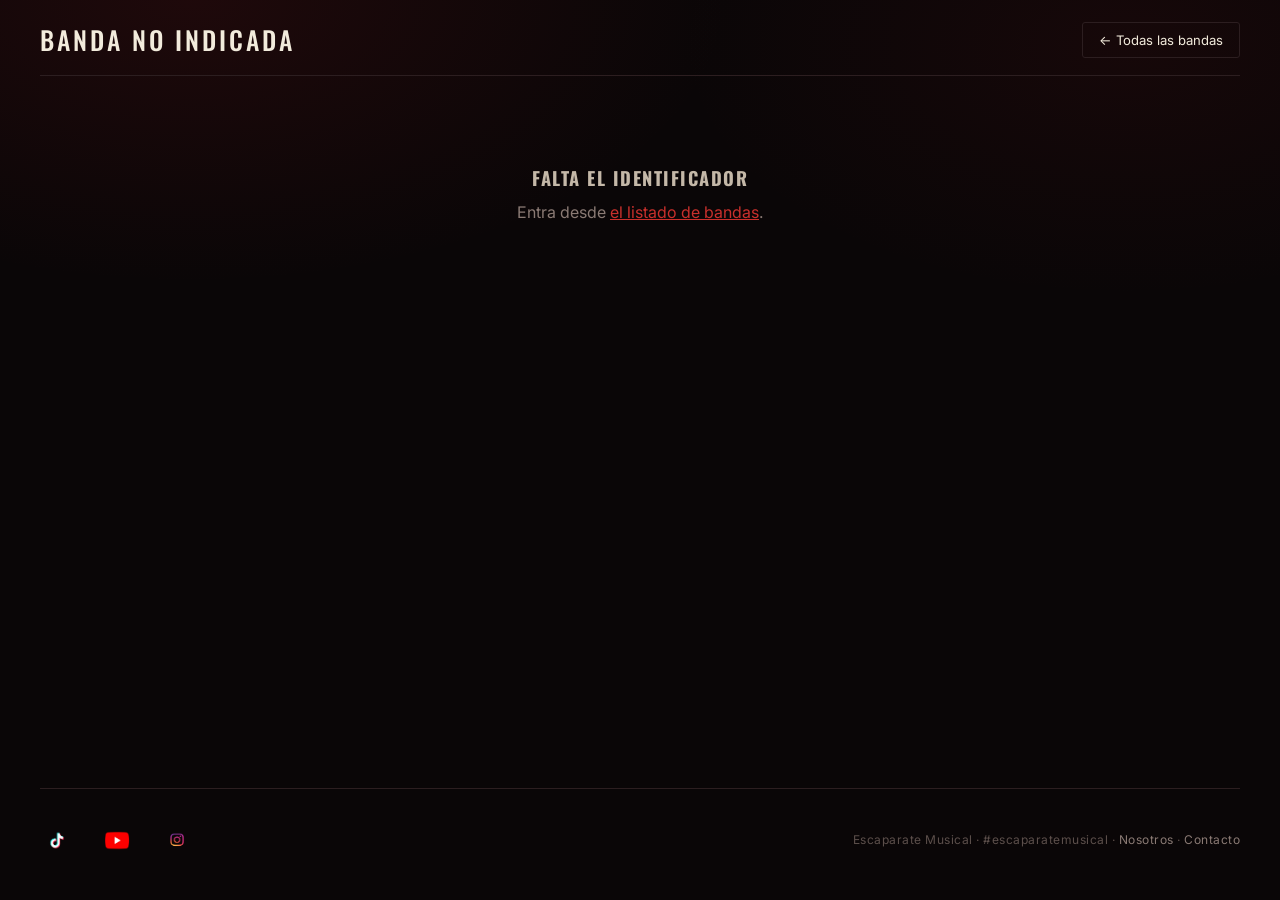
<file: banda.html>
<!DOCTYPE html>
<html lang="es">
<head>
    <meta charset="UTF-8">
    <meta name="viewport" content="width=device-width, initial-scale=1.0">
    <title>Perfil de banda — Escaparate Musical</title>

    <link rel="preconnect" href="https://fonts.googleapis.com">
    <link rel="preconnect" href="https://fonts.gstatic.com" crossorigin>
    <link href="https://fonts.googleapis.com/css2?family=Oswald:wght@300;400;500;600&family=Inter:wght@400;500;600&display=swap" rel="stylesheet">

    <link rel="stylesheet" href="css/base.css">
    <link rel="stylesheet" href="css/banda.css">
</head>
<body>

    <header class="cabecera-seccion">
        <h1 class="titulo-seccion" id="nombre-banda">Cargando…</h1>
        <nav class="nav-cabecera">
            <a href="bandas.html" class="boton boton-volver">← Todas las bandas</a>
        </nav>
    </header>

    <!-- Todo el contenido se construye desde data/bandas.json en js/banda.js -->
    <main id="contenido-banda">
        <p class="estado-vacio">Cargando información…</p>
    </main>

    <footer class="pie" id="pie"></footer>

    <script src="js/comunes.js"></script>
    <script src="js/banda.js"></script>
</body>
</html>
</file>
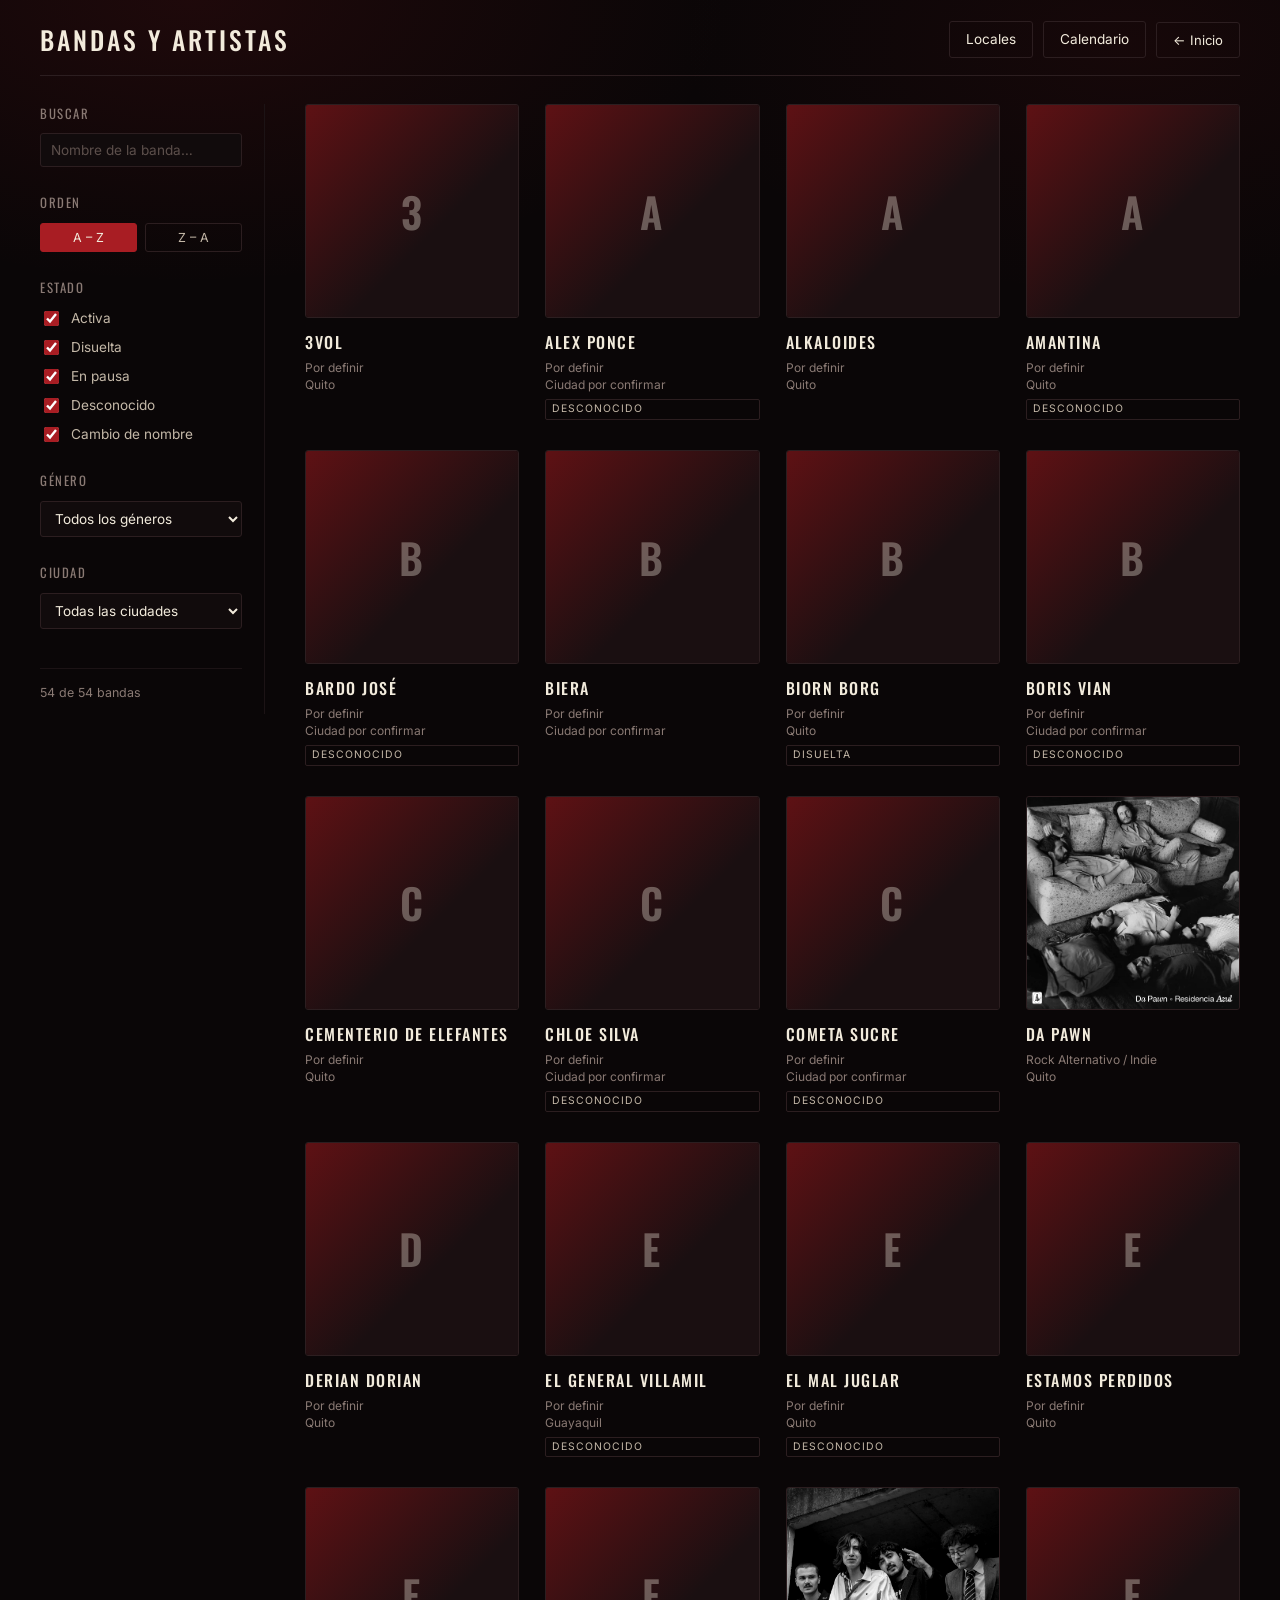
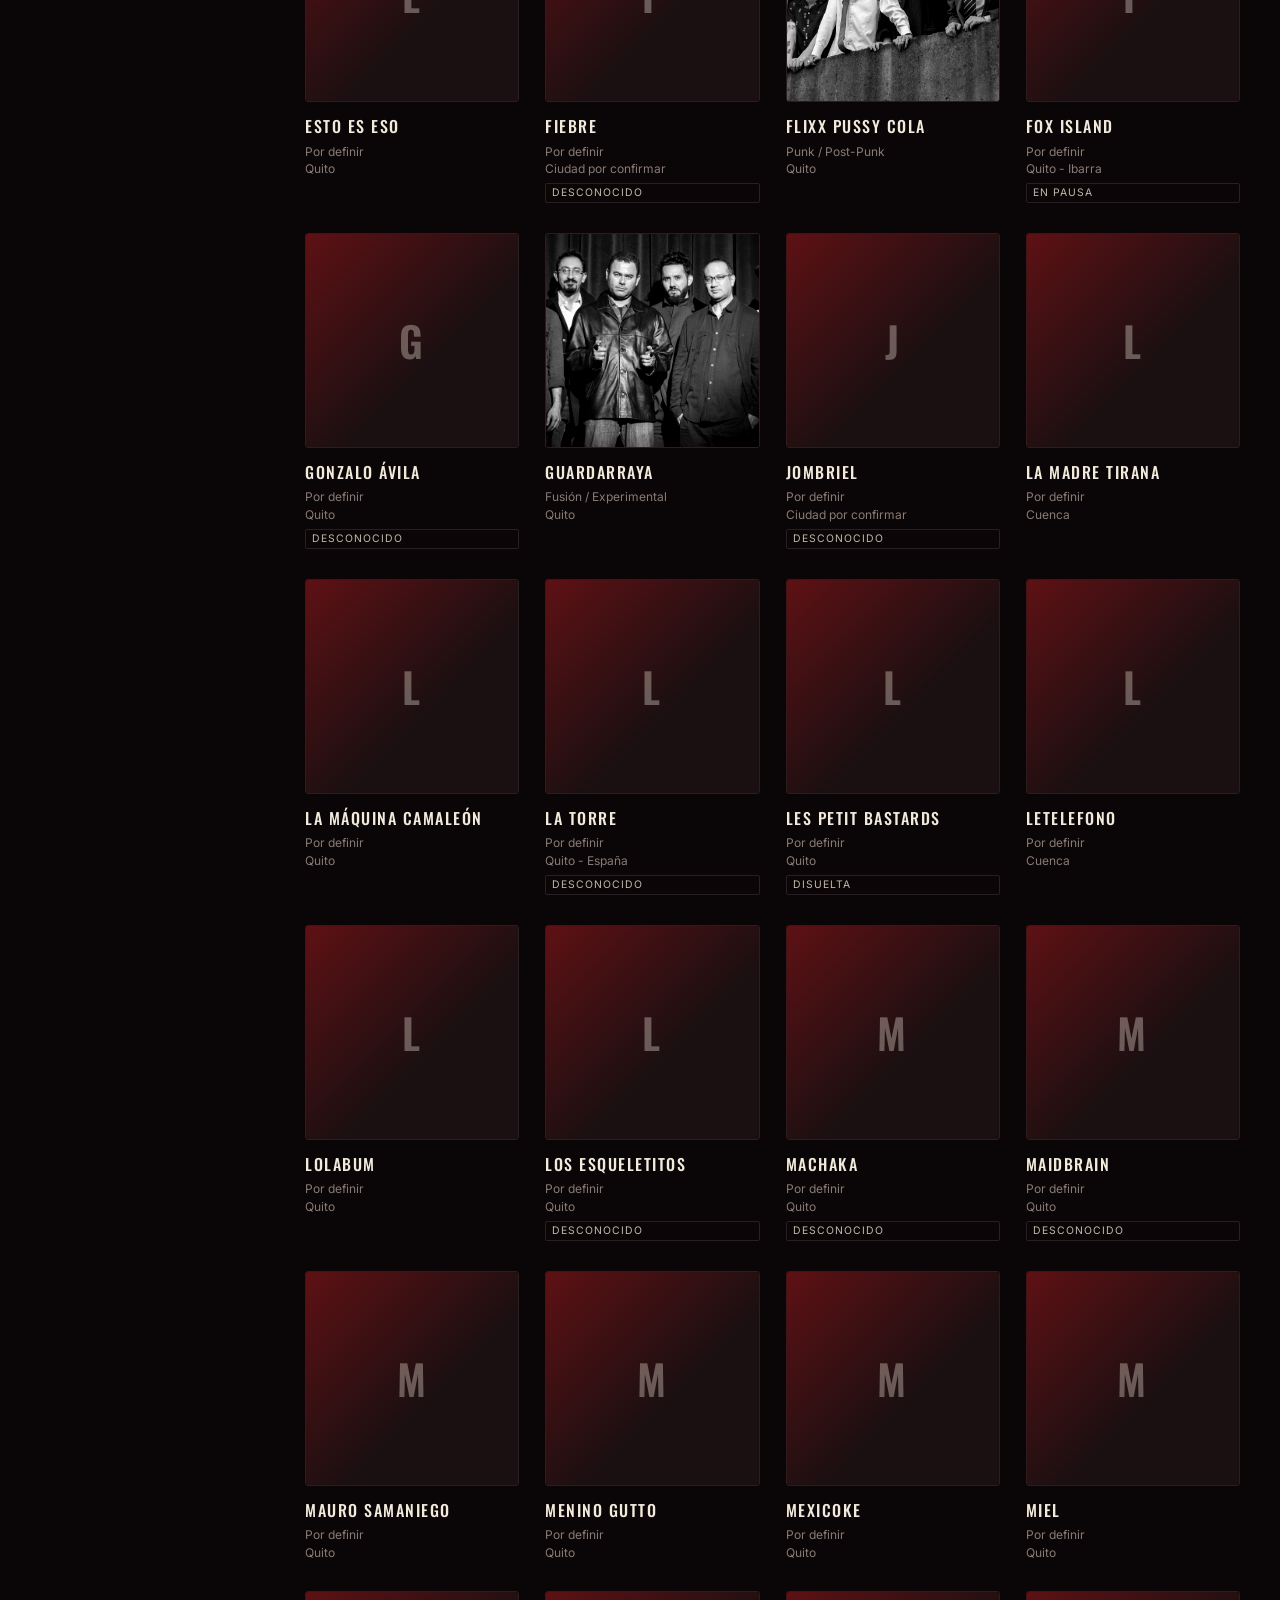
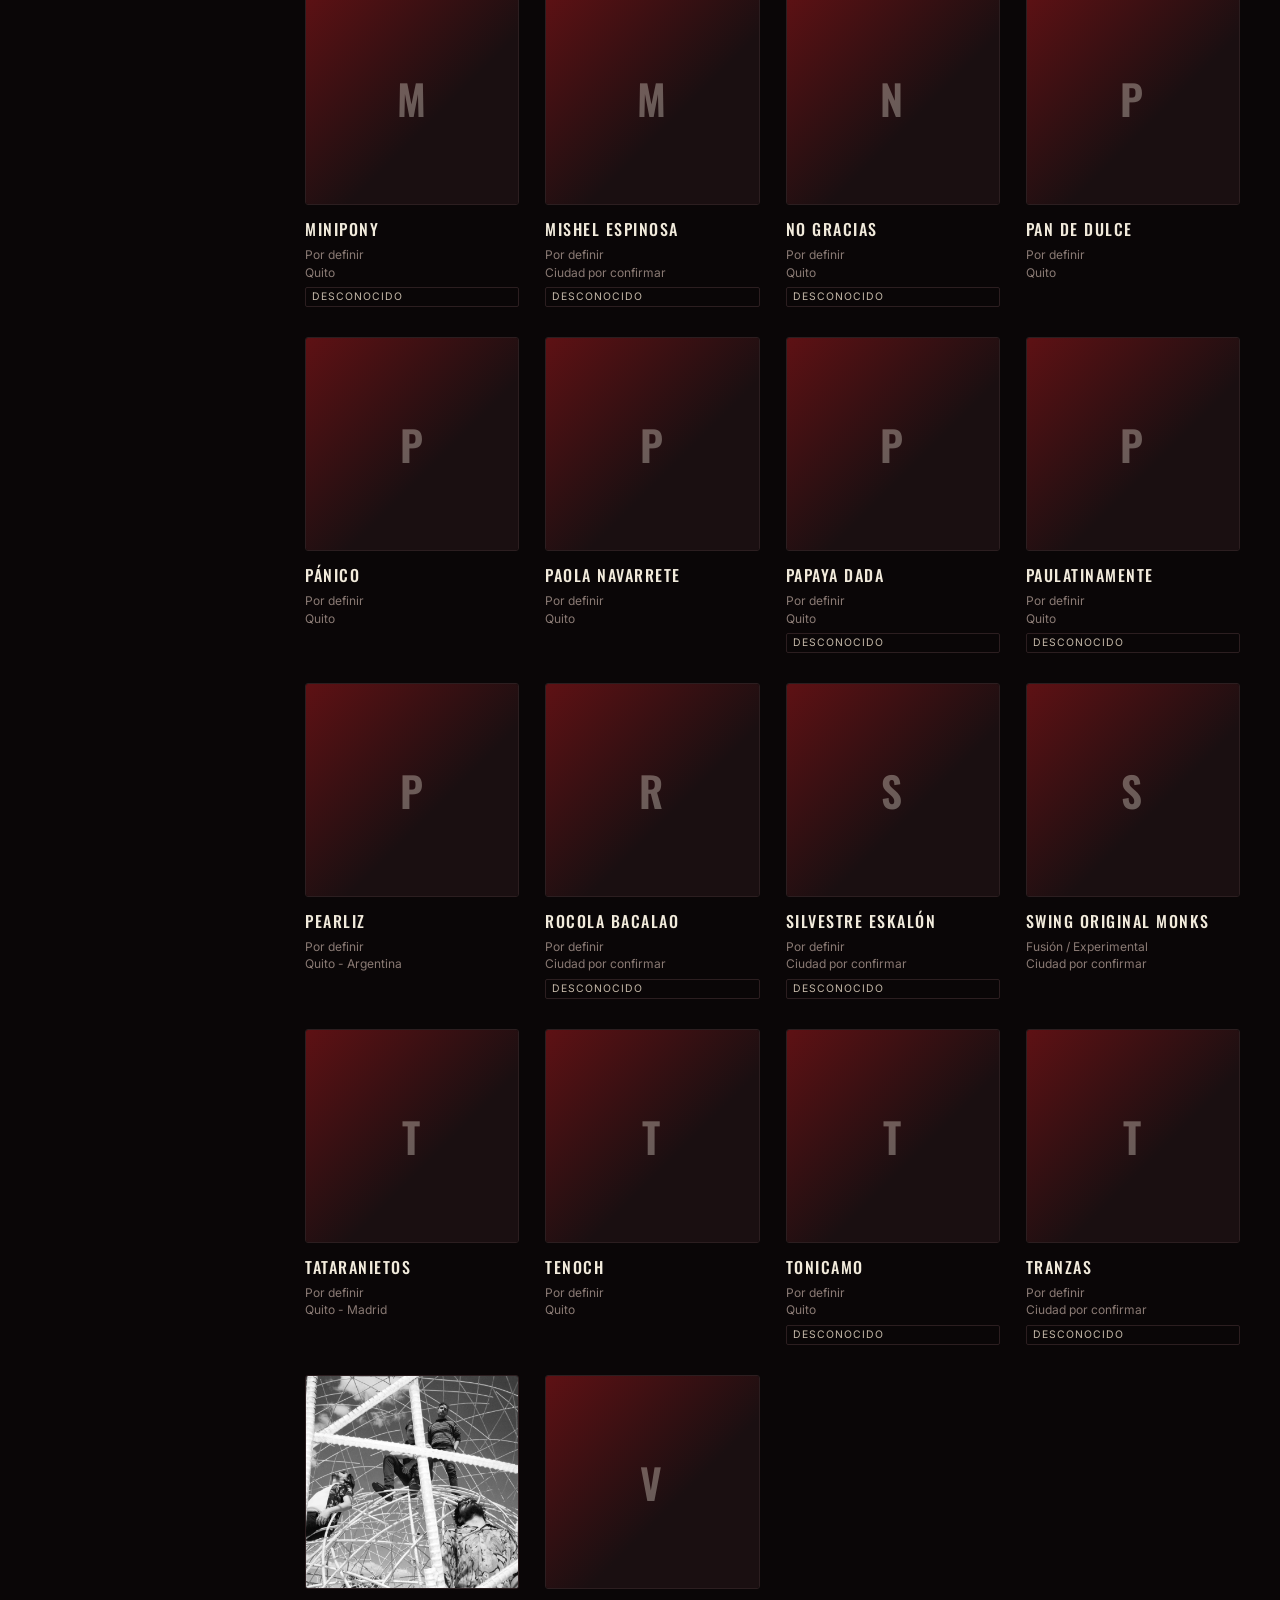
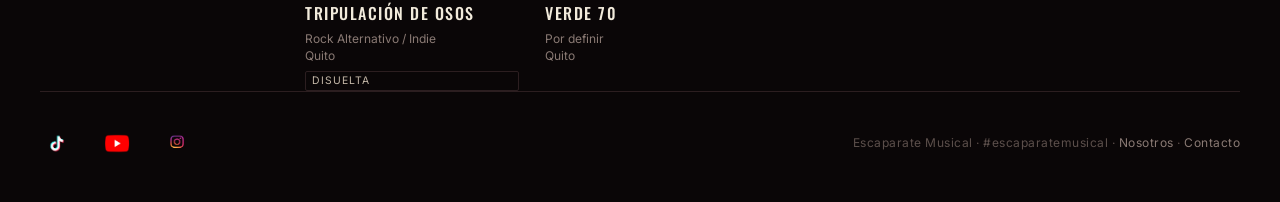
<file: bandas.html>
<!DOCTYPE html>
<html lang="es">
<head>
    <meta charset="UTF-8">
    <meta name="viewport" content="width=device-width, initial-scale=1.0">
    <title>Bandas y artistas — Escaparate Musical</title>

    <link rel="preconnect" href="https://fonts.googleapis.com">
    <link rel="preconnect" href="https://fonts.gstatic.com" crossorigin>
    <link href="https://fonts.googleapis.com/css2?family=Oswald:wght@300;400;500;600&family=Inter:wght@400;500;600&display=swap" rel="stylesheet">

    <link rel="stylesheet" href="css/base.css">
    <link rel="stylesheet" href="css/bandas.css">
</head>
<body>

    <header class="cabecera-seccion">
        <h1 class="titulo-seccion">Bandas y artistas</h1>
        <nav class="nav-cabecera">
            <a href="locales.html" class="boton">Locales</a>
            <a href="calendario.html" class="boton">Calendario</a>
            <a href="index.html" class="boton boton-volver">← Inicio</a>
        </nav>
    </header>

    <div class="contenedor-listado">

        <!-- ===== FILTROS ===== -->
        <aside class="sidebar-filtros">

            <div class="grupo-filtro">
                <label class="titulo-filtro" for="filtro-busqueda">Buscar</label>
                <input type="search" id="filtro-busqueda" class="filtro-texto"
                       placeholder="Nombre de la banda…" autocomplete="off">
            </div>

            <div class="grupo-filtro">
                <span class="titulo-filtro">Orden</span>
                <div class="botones-orden">
                    <button class="btn-orden activo" id="btn-az" type="button">A – Z</button>
                    <button class="btn-orden" id="btn-za" type="button">Z – A</button>
                </div>
            </div>

            <div class="grupo-filtro">
                <span class="titulo-filtro">Estado</span>
                <label class="opcion-check"><input type="checkbox" class="filtro-estado" value="activa" checked> Activa</label>
                <label class="opcion-check"><input type="checkbox" class="filtro-estado" value="disuelta" checked> Disuelta</label>
                <label class="opcion-check"><input type="checkbox" class="filtro-estado" value="en-pausa" checked> En pausa</label>
                <label class="opcion-check"><input type="checkbox" class="filtro-estado" value="desconocido" checked> Desconocido</label>
                <label class="opcion-check"><input type="checkbox" class="filtro-estado" value="cambio-nombre" checked> Cambio de nombre</label>
            </div>

            <div class="grupo-filtro">
                <label class="titulo-filtro" for="filtro-genero">Género</label>
                <select class="filtro-select" id="filtro-genero">
                    <option value="">Todos los géneros</option>
                    <option value="alternativo-indie">Rock alternativo / Indie</option>
                    <option value="hard-rock">Hard rock / Rock clásico</option>
                    <option value="punk">Punk / Post-punk</option>
                    <option value="metal">Metal</option>
                    <option value="progresivo">Rock progresivo / Psicodélico</option>
                    <option value="pop-rock">Pop rock</option>
                    <option value="fusion">Fusión / Experimental</option>
                    <option value="">Por definir</option>
                </select>
            </div>

            <!-- Las ciudades se llenan solas desde el JSON: si agregas una banda
                 de una ciudad nueva, aparece aquí automáticamente -->
            <div class="grupo-filtro">
                <label class="titulo-filtro" for="filtro-ciudad">Ciudad</label>
                <select class="filtro-select" id="filtro-ciudad">
                    <option value="">Todas las ciudades</option>
                </select>
            </div>

            <p class="contador-resultados" id="contador">—</p>

        </aside>

        <!-- ===== CUADRÍCULA (se llena desde data/bandas.json) ===== -->
        <main class="grid-artistas" id="grid-artistas">
            <p class="estado-vacio">Cargando bandas…</p>
        </main>

    </div>

    <footer class="pie" id="pie"></footer>

    <script src="js/comunes.js"></script>
    <script src="js/bandas.js"></script>
</body>
</html>
</file>
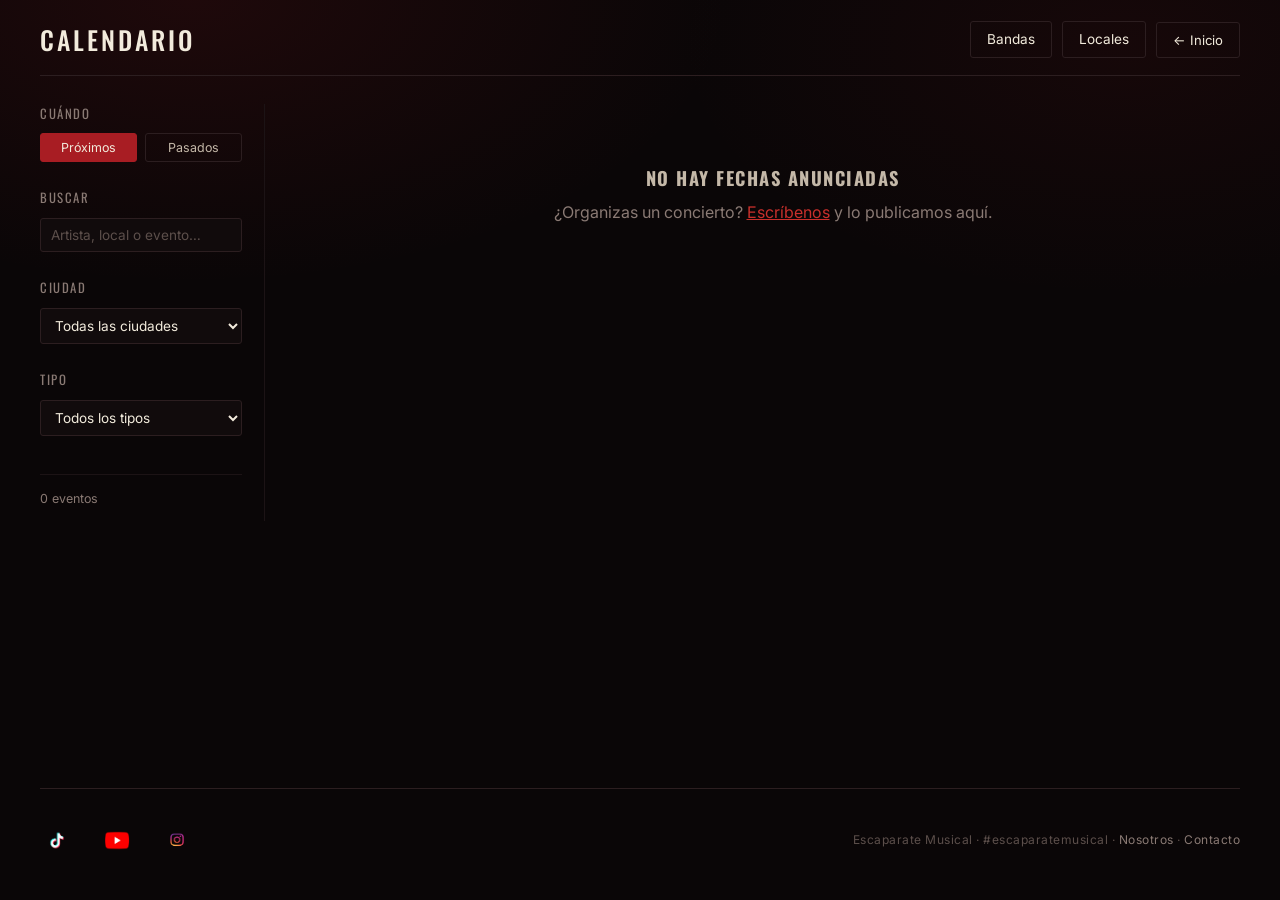
<file: calendario.html>
<!DOCTYPE html>
<html lang="es">
<head>
    <meta charset="UTF-8">
    <meta name="viewport" content="width=device-width, initial-scale=1.0">
    <title>Calendario de conciertos — Escaparate Musical</title>

    <link rel="preconnect" href="https://fonts.googleapis.com">
    <link rel="preconnect" href="https://fonts.gstatic.com" crossorigin>
    <link href="https://fonts.googleapis.com/css2?family=Oswald:wght@300;400;500;600&family=Inter:wght@400;500;600&display=swap" rel="stylesheet">

    <link rel="stylesheet" href="css/base.css">
    <link rel="stylesheet" href="css/calendario.css">
</head>
<body>

    <header class="cabecera-seccion">
        <h1 class="titulo-seccion">Calendario</h1>
        <nav class="nav-cabecera">
            <a href="bandas.html" class="boton">Bandas</a>
            <a href="locales.html" class="boton">Locales</a>
            <a href="index.html" class="boton boton-volver">← Inicio</a>
        </nav>
    </header>

    <div class="contenedor-listado">

        <aside class="sidebar-filtros">

            <div class="grupo-filtro">
                <span class="titulo-filtro">Cuándo</span>
                <div class="botones-orden">
                    <button class="btn-orden activo" id="btn-proximos" type="button">Próximos</button>
                    <button class="btn-orden" id="btn-pasados" type="button">Pasados</button>
                </div>
            </div>

            <div class="grupo-filtro">
                <label class="titulo-filtro" for="filtro-busqueda">Buscar</label>
                <input type="search" id="filtro-busqueda" class="filtro-texto"
                       placeholder="Artista, local o evento…" autocomplete="off">
            </div>

            <div class="grupo-filtro">
                <label class="titulo-filtro" for="filtro-ciudad">Ciudad</label>
                <select class="filtro-select" id="filtro-ciudad">
                    <option value="">Todas las ciudades</option>
                </select>
            </div>

            <div class="grupo-filtro">
                <label class="titulo-filtro" for="filtro-tipo">Tipo</label>
                <select class="filtro-select" id="filtro-tipo">
                    <option value="">Todos los tipos</option>
                    <option value="concierto">Concierto</option>
                    <option value="festival">Festival</option>
                    <option value="lanzamiento">Lanzamiento</option>
                    <option value="taller">Taller / Clase</option>
                    <option value="jam">Jam / Micrófono abierto</option>
                </select>
            </div>

            <p class="contador-resultados" id="contador">—</p>

        </aside>

        <main class="lista-eventos" id="lista-eventos">
            <p class="estado-vacio">Cargando calendario…</p>
        </main>

    </div>

    <footer class="pie" id="pie"></footer>

    <script src="js/comunes.js"></script>
    <script src="js/calendario.js"></script>
</body>
</html>
</file>
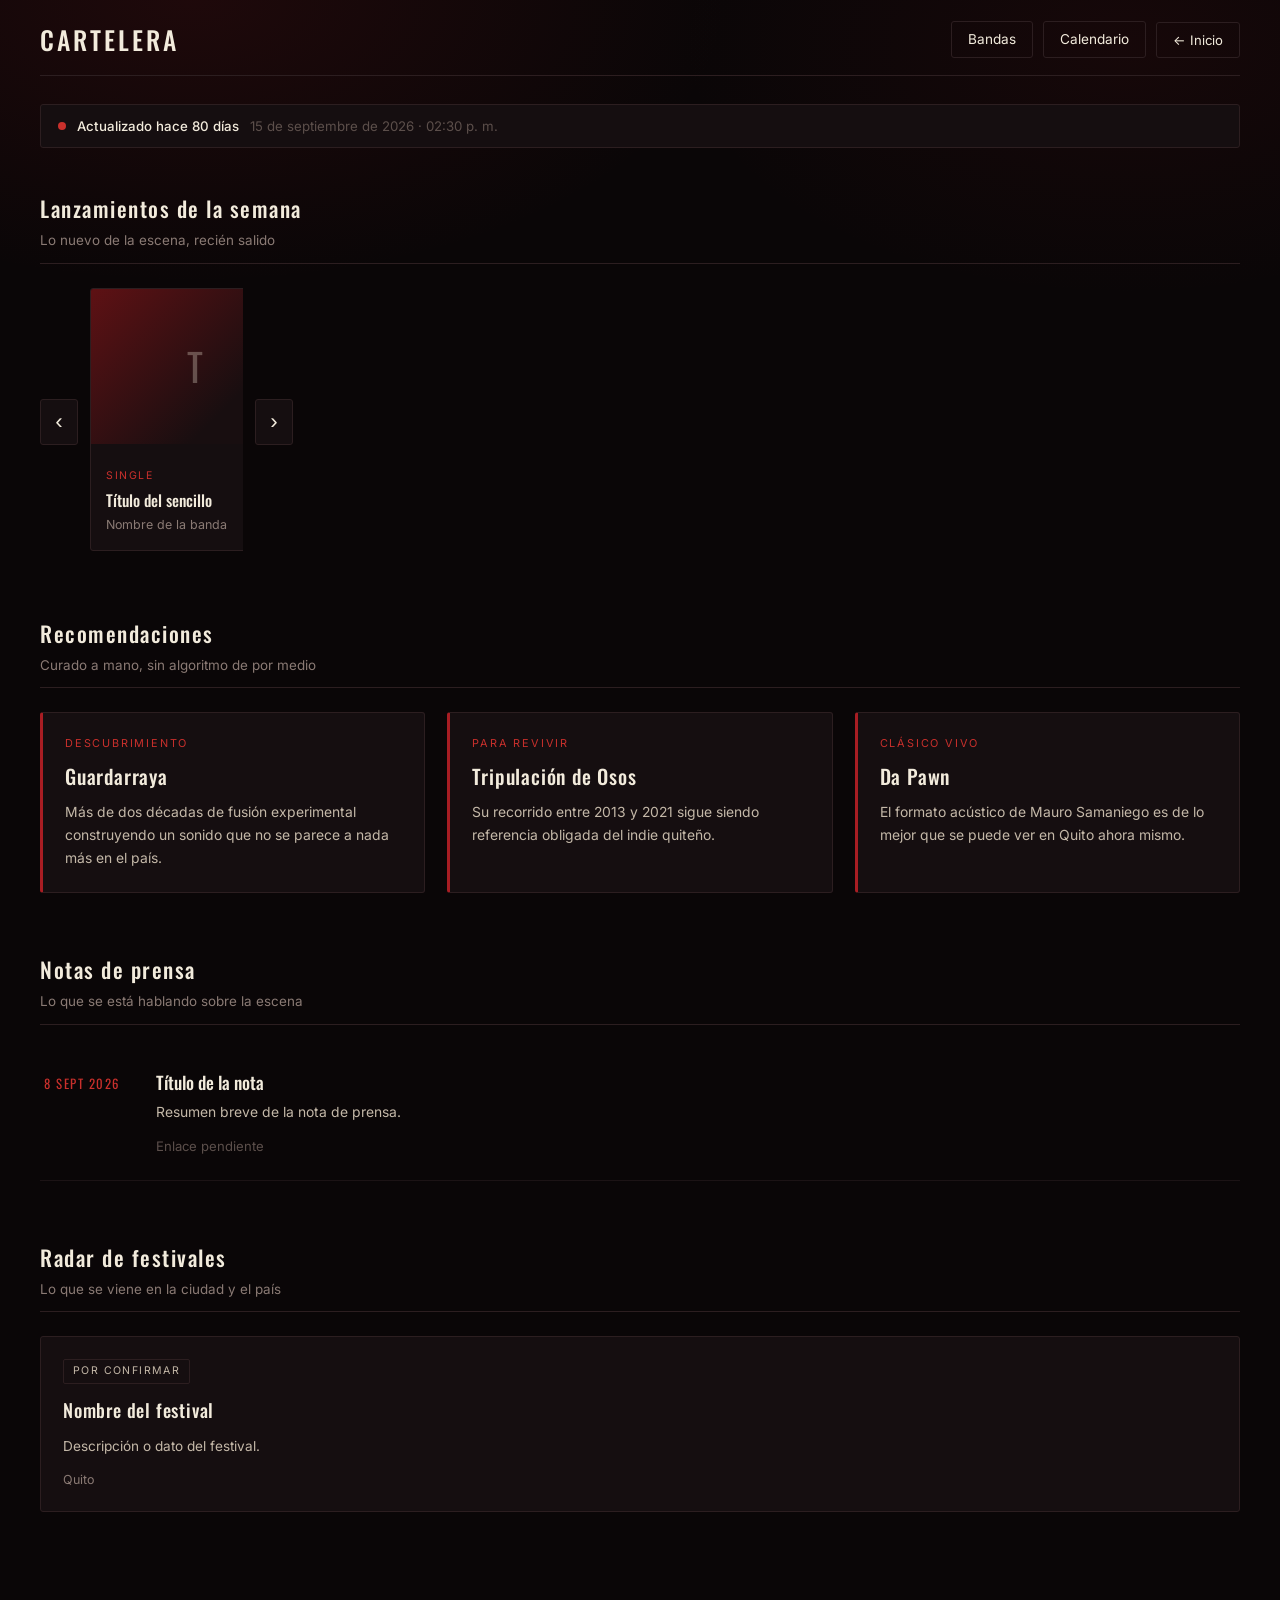
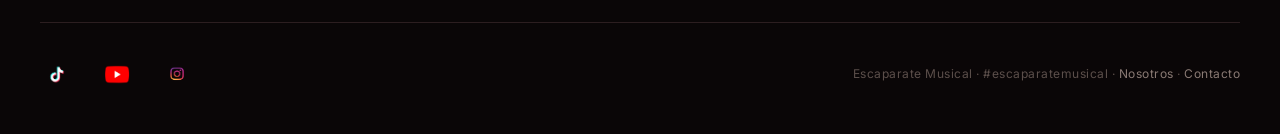
<file: cartelera.html>
<!DOCTYPE html>
<html lang="es">
<head>
    <meta charset="UTF-8">
    <meta name="viewport" content="width=device-width, initial-scale=1.0">
    <title>Cartelera — Escaparate Musical</title>

    <link rel="preconnect" href="https://fonts.googleapis.com">
    <link rel="preconnect" href="https://fonts.gstatic.com" crossorigin>
    <link href="https://fonts.googleapis.com/css2?family=Oswald:wght@300;400;500;600&family=Inter:wght@400;500;600&display=swap" rel="stylesheet">

    <link rel="stylesheet" href="css/base.css">
    <link rel="stylesheet" href="css/cartelera.css">
</head>
<body>

    <header class="cabecera-seccion">
        <h1 class="titulo-seccion">Cartelera</h1>
        <nav class="nav-cabecera">
            <a href="bandas.html" class="boton">Bandas</a>
            <a href="calendario.html" class="boton">Calendario</a>
            <a href="index.html" class="boton boton-volver">← Inicio</a>
        </nav>
    </header>

    <!-- Aviso de última actualización: genera confianza en que el sitio está vivo -->
    <div class="banner-actualizacion">
        <span class="punto-vivo" aria-hidden="true"></span>
        <strong id="texto-relativo">Actualizando…</strong>
        <span class="fecha-exacta" id="texto-fecha-exacta"></span>
    </div>

    <main class="contenido-cartelera">

        <section class="seccion">
            <div class="cabecera-bloque">
                <h2 class="titulo-bloque">Lanzamientos de la semana</h2>
                <p class="subtitulo-bloque">Lo nuevo de la escena, recién salido</p>
            </div>
            <div class="carrusel">
                <button class="btn-carrusel" onclick="moverCarrusel(-1)" aria-label="Anterior">‹</button>
                <div class="pista-carrusel" id="pista-lanzamientos"></div>
                <button class="btn-carrusel" onclick="moverCarrusel(1)" aria-label="Siguiente">›</button>
            </div>
        </section>

        <section class="seccion">
            <div class="cabecera-bloque">
                <h2 class="titulo-bloque">Recomendaciones</h2>
                <p class="subtitulo-bloque">Curado a mano, sin algoritmo de por medio</p>
            </div>
            <div class="grid-recomendaciones" id="grid-recomendaciones"></div>
        </section>

        <section class="seccion">
            <div class="cabecera-bloque">
                <h2 class="titulo-bloque">Notas de prensa</h2>
                <p class="subtitulo-bloque">Lo que se está hablando sobre la escena</p>
            </div>
            <div class="lista-prensa" id="lista-prensa"></div>
        </section>

        <section class="seccion">
            <div class="cabecera-bloque">
                <h2 class="titulo-bloque">Radar de festivales</h2>
                <p class="subtitulo-bloque">Lo que se viene en la ciudad y el país</p>
            </div>
            <div class="grid-festivales" id="grid-festivales"></div>
        </section>

    </main>

    <footer class="pie" id="pie"></footer>

    <script src="js/comunes.js"></script>
    <script src="js/cartelera.js"></script>
</body>
</html>
</file>
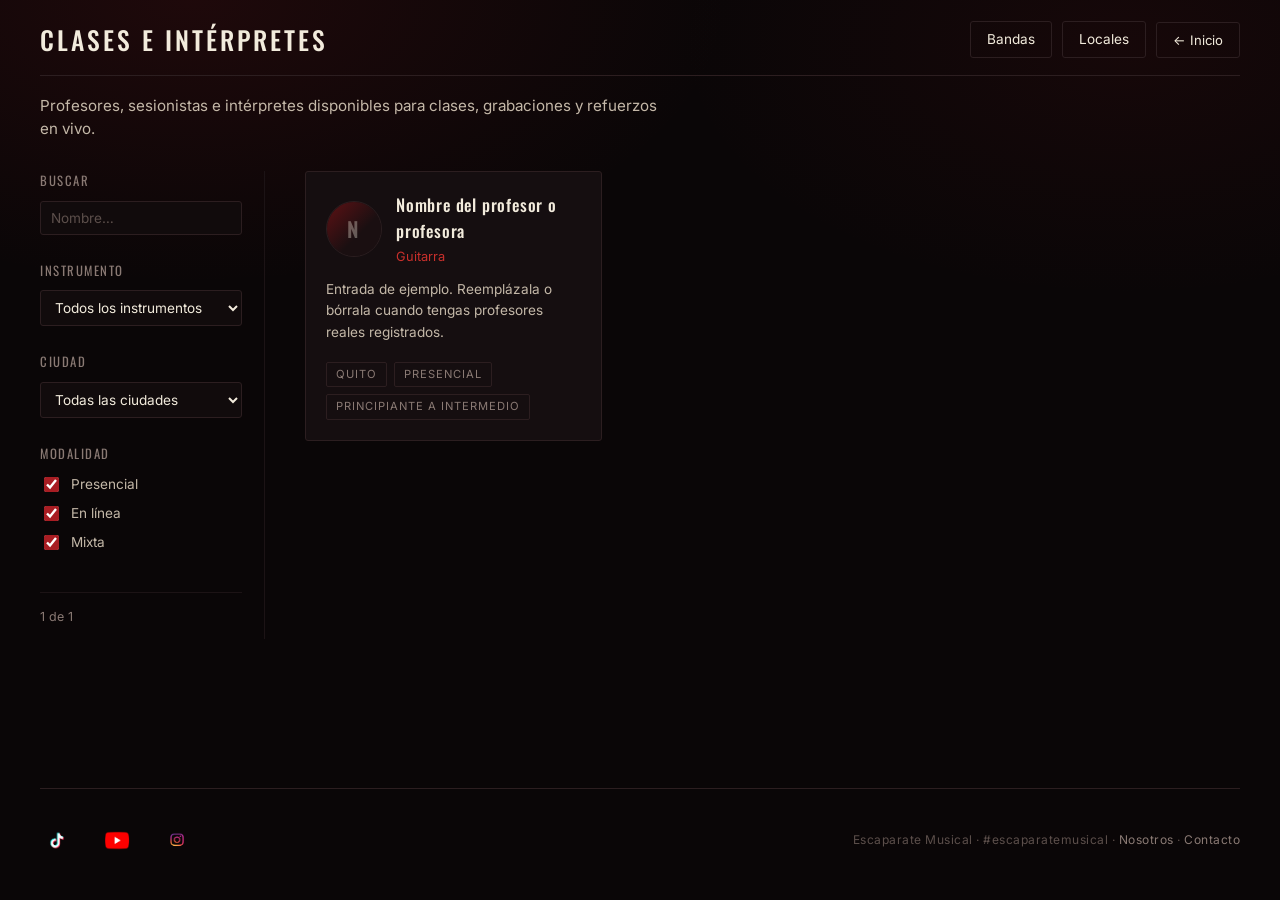
<file: clases.html>
<!DOCTYPE html>
<html lang="es">
<head>
    <meta charset="UTF-8">
    <meta name="viewport" content="width=device-width, initial-scale=1.0">
    <title>Clases e intérpretes — Escaparate Musical</title>

    <link rel="preconnect" href="https://fonts.googleapis.com">
    <link rel="preconnect" href="https://fonts.gstatic.com" crossorigin>
    <link href="https://fonts.googleapis.com/css2?family=Oswald:wght@300;400;500;600&family=Inter:wght@400;500;600&display=swap" rel="stylesheet">

    <link rel="stylesheet" href="css/base.css">
    <link rel="stylesheet" href="css/clases.css">
</head>
<body>

    <header class="cabecera-seccion">
        <h1 class="titulo-seccion">Clases e intérpretes</h1>
        <nav class="nav-cabecera">
            <a href="bandas.html" class="boton">Bandas</a>
            <a href="locales.html" class="boton">Locales</a>
            <a href="index.html" class="boton boton-volver">← Inicio</a>
        </nav>
    </header>

    <p class="intro-seccion">
        Profesores, sesionistas e intérpretes disponibles para clases, grabaciones
        y refuerzos en vivo.
    </p>

    <div class="contenedor-listado">

        <aside class="sidebar-filtros">

            <div class="grupo-filtro">
                <label class="titulo-filtro" for="filtro-busqueda">Buscar</label>
                <input type="search" id="filtro-busqueda" class="filtro-texto"
                       placeholder="Nombre…" autocomplete="off">
            </div>

            <div class="grupo-filtro">
                <label class="titulo-filtro" for="filtro-instrumento">Instrumento</label>
                <select class="filtro-select" id="filtro-instrumento">
                    <option value="">Todos los instrumentos</option>
                    <option value="guitarra">Guitarra</option>
                    <option value="bajo">Bajo</option>
                    <option value="bateria">Batería</option>
                    <option value="teclados">Teclados / Piano</option>
                    <option value="voz">Voz / Canto</option>
                    <option value="vientos">Vientos</option>
                    <option value="cuerdas">Cuerdas</option>
                    <option value="produccion">Producción / Mezcla</option>
                </select>
            </div>

            <div class="grupo-filtro">
                <label class="titulo-filtro" for="filtro-ciudad">Ciudad</label>
                <select class="filtro-select" id="filtro-ciudad">
                    <option value="">Todas las ciudades</option>
                </select>
            </div>

            <div class="grupo-filtro">
                <span class="titulo-filtro">Modalidad</span>
                <label class="opcion-check"><input type="checkbox" class="filtro-modalidad" value="presencial" checked> Presencial</label>
                <label class="opcion-check"><input type="checkbox" class="filtro-modalidad" value="online" checked> En línea</label>
                <label class="opcion-check"><input type="checkbox" class="filtro-modalidad" value="mixta" checked> Mixta</label>
            </div>

            <p class="contador-resultados" id="contador">—</p>

        </aside>

        <main class="grid-clases" id="grid-clases">
            <p class="estado-vacio">Cargando…</p>
        </main>

    </div>

    <footer class="pie" id="pie"></footer>

    <script src="js/comunes.js"></script>
    <script src="js/clases.js"></script>
</body>
</html>
</file>
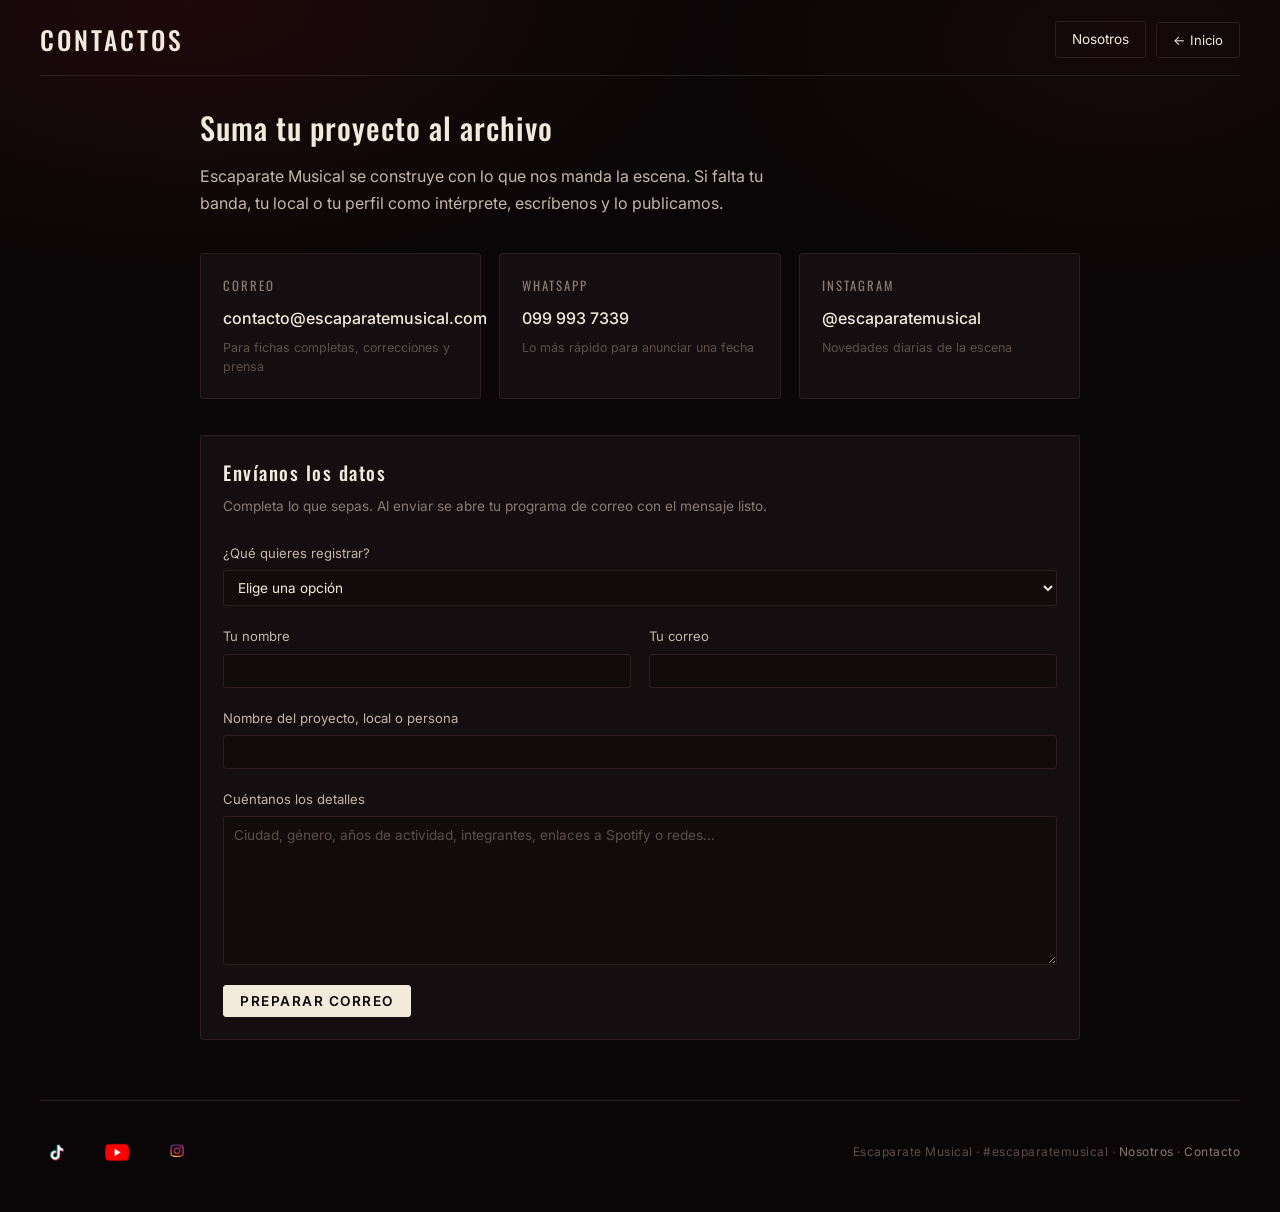
<file: contactos.html>
<!DOCTYPE html>
<html lang="es">
<head>
    <meta charset="UTF-8">
    <meta name="viewport" content="width=device-width, initial-scale=1.0">
    <title>Contactos — Escaparate Musical</title>

    <link rel="preconnect" href="https://fonts.googleapis.com">
    <link rel="preconnect" href="https://fonts.gstatic.com" crossorigin>
    <link href="https://fonts.googleapis.com/css2?family=Oswald:wght@300;400;500;600&family=Inter:wght@400;500;600&display=swap" rel="stylesheet">

    <link rel="stylesheet" href="css/base.css">
    <link rel="stylesheet" href="css/contactos.css">
</head>
<body>

    <header class="cabecera-seccion">
        <h1 class="titulo-seccion">Contactos</h1>
        <nav class="nav-cabecera">
            <a href="nosotros.html" class="boton">Nosotros</a>
            <a href="index.html" class="boton boton-volver">← Inicio</a>
        </nav>
    </header>

    <main class="contenedor-contacto">

        <section class="intro-contacto">
            <h2>Suma tu proyecto al archivo</h2>
            <p>
                Escaparate Musical se construye con lo que nos manda la escena.
                Si falta tu banda, tu local o tu perfil como intérprete, escríbenos
                y lo publicamos.
            </p>
        </section>

        <!-- Vías de contacto directo -->
        <section class="vias">
            <a href="mailto:contacto@escaparatemusical.com" class="via">
                <h3>Correo</h3>
                <p>contacto@escaparatemusical.com</p>
                <span>Para fichas completas, correcciones y prensa</span>
            </a>

            <a href="https://wa.me/593999937339" target="_blank" rel="noopener" class="via">
                <h3>WhatsApp</h3>
                <p>099 993 7339</p>
                <span>Lo más rápido para anunciar una fecha</span>
            </a>

            <a href="https://instagram.com" target="_blank" rel="noopener" class="via">
                <h3>Instagram</h3>
                <p>@escaparatemusical</p>
                <span>Novedades diarias de la escena</span>
            </a>
        </section>

        <!-- Formulario: abre el correo del usuario con todo prellenado -->
        <section class="caja bloque-formulario">
            <h2>Envíanos los datos</h2>
            <p class="nota-formulario">
                Completa lo que sepas. Al enviar se abre tu programa de correo
                con el mensaje listo.
            </p>

            <form id="formulario-contacto" novalidate>

                <div class="campo">
                    <label for="tipo">¿Qué quieres registrar?</label>
                    <select id="tipo" class="filtro-select" required>
                        <option value="">Elige una opción</option>
                        <option value="Banda o artista">Banda o artista</option>
                        <option value="Local o escenario">Local o escenario</option>
                        <option value="Clases o intérprete">Clases o intérprete</option>
                        <option value="Fecha de concierto">Fecha de concierto</option>
                        <option value="Corrección de datos">Corrección de datos</option>
                        <option value="Otro">Otro</option>
                    </select>
                </div>

                <div class="fila-campos">
                    <div class="campo">
                        <label for="nombre">Tu nombre</label>
                        <input type="text" id="nombre" class="filtro-texto" required>
                    </div>
                    <div class="campo">
                        <label for="correo">Tu correo</label>
                        <input type="email" id="correo" class="filtro-texto" required>
                    </div>
                </div>

                <div class="campo">
                    <label for="proyecto">Nombre del proyecto, local o persona</label>
                    <input type="text" id="proyecto" class="filtro-texto">
                </div>

                <div class="campo">
                    <label for="mensaje">Cuéntanos los detalles</label>
                    <textarea id="mensaje" class="filtro-texto" rows="6"
                              placeholder="Ciudad, género, años de actividad, integrantes, enlaces a Spotify o redes…"></textarea>
                </div>

                <p class="error-formulario" id="error-formulario" hidden></p>

                <button type="submit" class="boton boton-crema">Preparar correo</button>
            </form>
        </section>

    </main>

    <footer class="pie" id="pie"></footer>

    <script src="js/comunes.js"></script>
    <script src="js/contactos.js"></script>
</body>
</html>
</file>
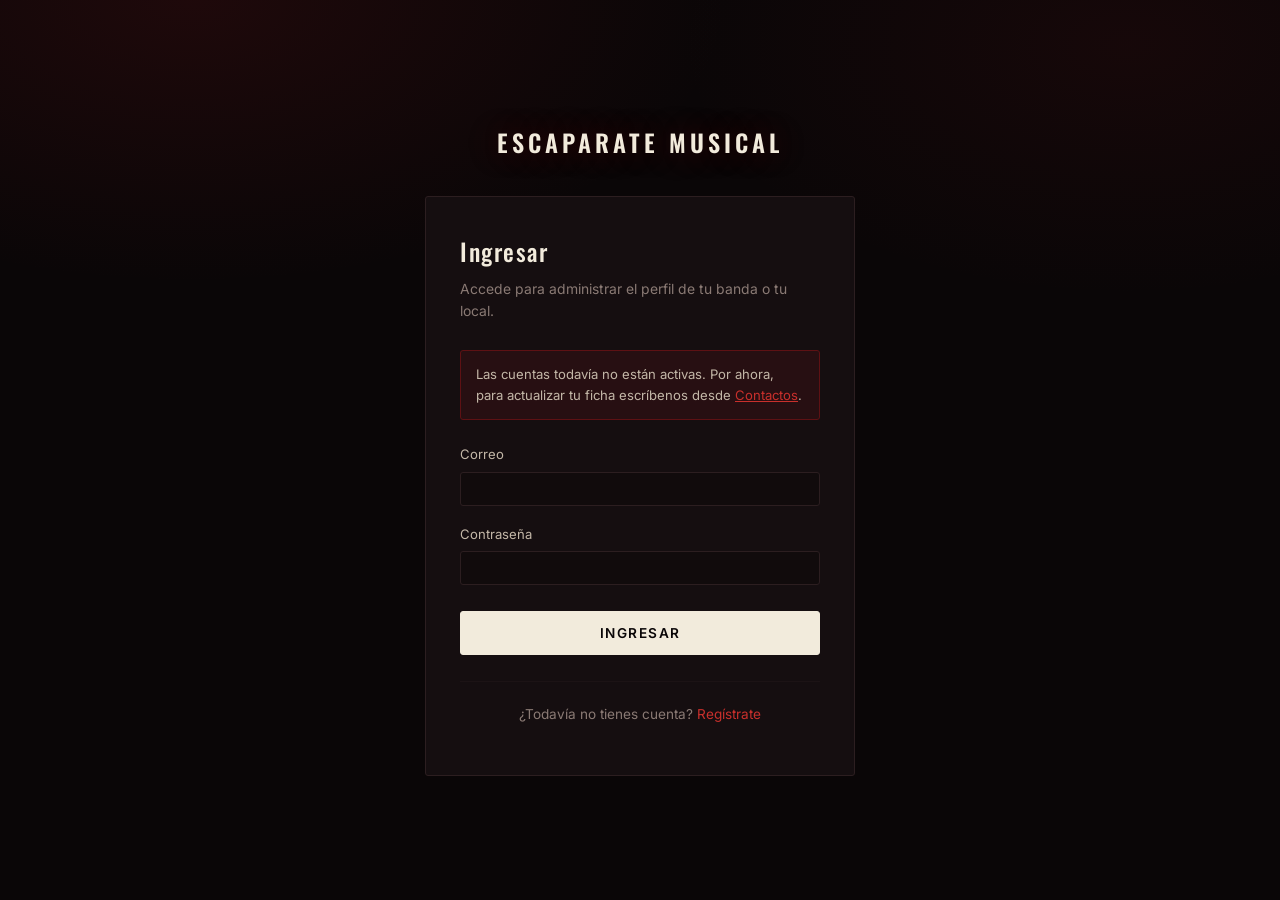
<file: ingresar.html>
<!DOCTYPE html>
<html lang="es">
<head>
    <meta charset="UTF-8">
    <meta name="viewport" content="width=device-width, initial-scale=1.0">
    <title>Ingresar — Escaparate Musical</title>

    <link rel="preconnect" href="https://fonts.googleapis.com">
    <link rel="preconnect" href="https://fonts.gstatic.com" crossorigin>
    <link href="https://fonts.googleapis.com/css2?family=Oswald:wght@300;400;500;600&family=Inter:wght@400;500;600&display=swap" rel="stylesheet">

    <link rel="stylesheet" href="css/base.css">
    <link rel="stylesheet" href="css/cuenta.css">
</head>
<body class="pagina-cuenta">

    <div class="marca-cuenta">
        <a href="index.html">Escaparate Musical</a>
    </div>

    <main class="tarjeta-cuenta">
        <h1>Ingresar</h1>
        <p class="subtitulo-cuenta">Accede para administrar el perfil de tu banda o tu local.</p>

        <p class="aviso-cuenta">
            Las cuentas todavía no están activas. Por ahora, para actualizar tu ficha
            escríbenos desde <a href="contactos.html" style="color:var(--rojo-brillo)">Contactos</a>.
        </p>

        <form id="formulario-ingreso" novalidate>
            <div class="campo">
                <label for="correo">Correo</label>
                <input type="email" id="correo" class="filtro-texto" autocomplete="email">
            </div>

            <div class="campo">
                <label for="clave">Contraseña</label>
                <input type="password" id="clave" class="filtro-texto" autocomplete="current-password">
            </div>

            <button type="submit" class="boton boton-crema boton-ancho">Ingresar</button>
            <p class="mensaje-cuenta" id="mensaje" hidden></p>
        </form>

        <p class="pie-cuenta">
            ¿Todavía no tienes cuenta? <a href="registrarse.html">Regístrate</a>
        </p>
    </main>

    <script src="js/comunes.js"></script>
    <script src="js/cuenta.js"></script>
</body>
</html>
</file>
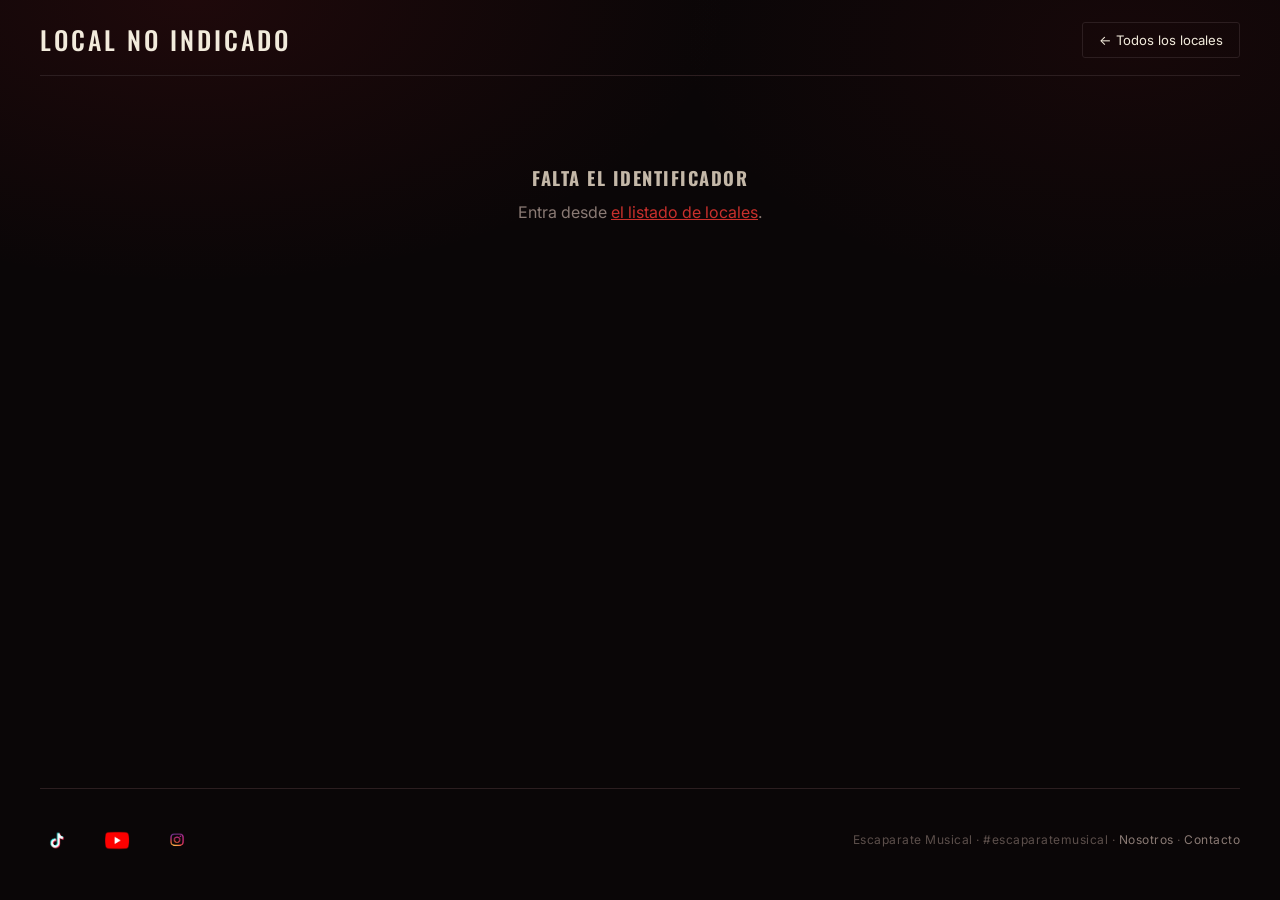
<file: local.html>
<!DOCTYPE html>
<html lang="es">
<head>
    <meta charset="UTF-8">
    <meta name="viewport" content="width=device-width, initial-scale=1.0">
    <title>Perfil de local — Escaparate Musical</title>

    <link rel="preconnect" href="https://fonts.googleapis.com">
    <link rel="preconnect" href="https://fonts.gstatic.com" crossorigin>
    <link href="https://fonts.googleapis.com/css2?family=Oswald:wght@300;400;500;600&family=Inter:wght@400;500;600&display=swap" rel="stylesheet">

    <link rel="stylesheet" href="css/base.css">
    <link rel="stylesheet" href="css/local.css">
</head>
<body>

    <header class="cabecera-seccion">
        <h1 class="titulo-seccion" id="nombre-local">Cargando…</h1>
        <nav class="nav-cabecera">
            <a href="locales.html" class="boton boton-volver">← Todos los locales</a>
        </nav>
    </header>

    <!-- Contenido construido desde data/locales.json en js/local.js -->
    <main id="contenido-local">
        <p class="estado-vacio">Cargando información…</p>
    </main>

    <footer class="pie" id="pie"></footer>

    <script src="js/comunes.js"></script>
    <script src="js/local.js"></script>
</body>
</html>
</file>
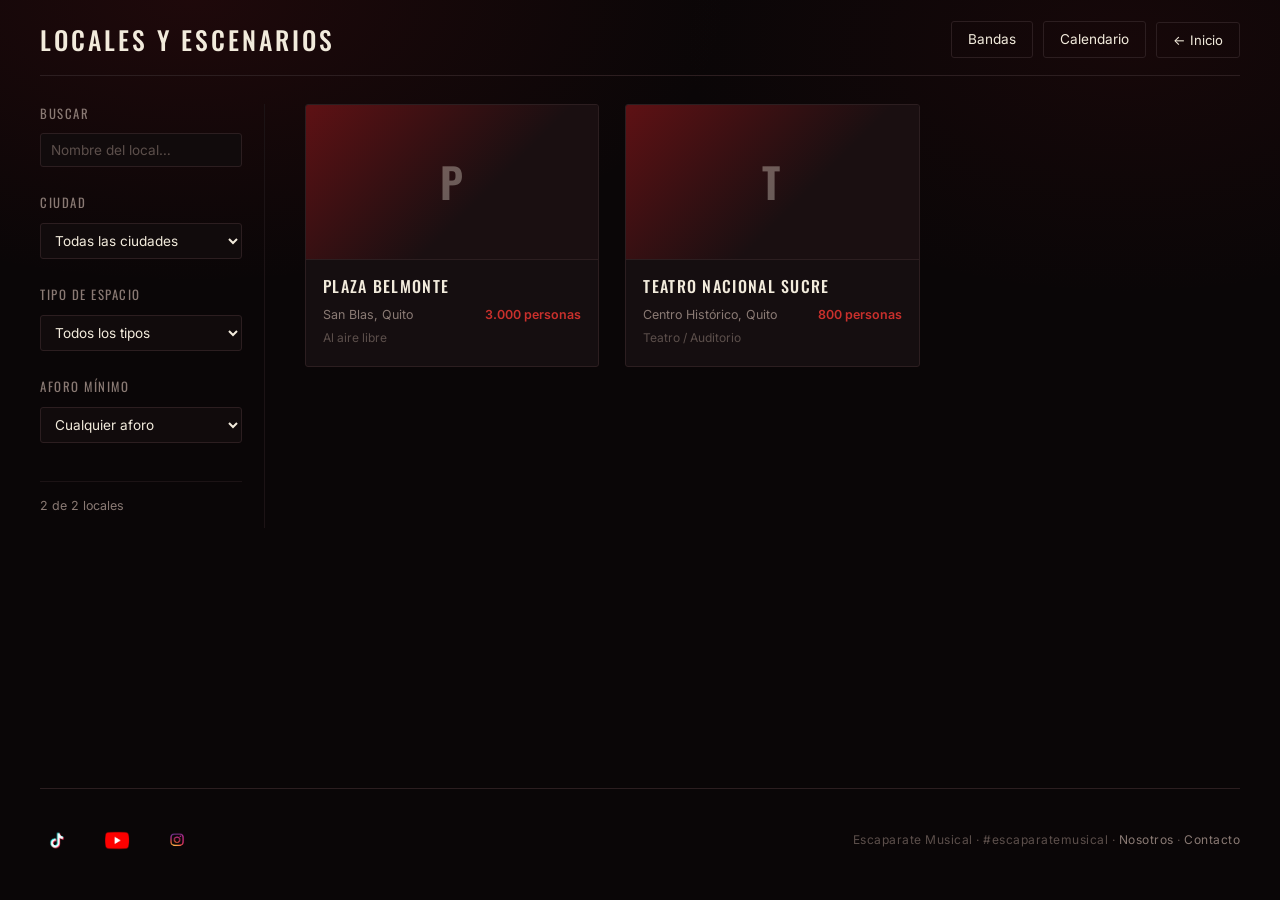
<file: locales.html>
<!DOCTYPE html>
<html lang="es">
<head>
    <meta charset="UTF-8">
    <meta name="viewport" content="width=device-width, initial-scale=1.0">
    <title>Locales y escenarios — Escaparate Musical</title>

    <link rel="preconnect" href="https://fonts.googleapis.com">
    <link rel="preconnect" href="https://fonts.gstatic.com" crossorigin>
    <link href="https://fonts.googleapis.com/css2?family=Oswald:wght@300;400;500;600&family=Inter:wght@400;500;600&display=swap" rel="stylesheet">

    <link rel="stylesheet" href="css/base.css">
    <link rel="stylesheet" href="css/locales.css">
</head>
<body>

    <header class="cabecera-seccion">
        <h1 class="titulo-seccion">Locales y escenarios</h1>
        <nav class="nav-cabecera">
            <a href="bandas.html" class="boton">Bandas</a>
            <a href="calendario.html" class="boton">Calendario</a>
            <a href="index.html" class="boton boton-volver">← Inicio</a>
        </nav>
    </header>

    <div class="contenedor-listado">

        <aside class="sidebar-filtros">

            <div class="grupo-filtro">
                <label class="titulo-filtro" for="filtro-busqueda">Buscar</label>
                <input type="search" id="filtro-busqueda" class="filtro-texto"
                       placeholder="Nombre del local…" autocomplete="off">
            </div>

            <div class="grupo-filtro">
                <label class="titulo-filtro" for="filtro-ciudad">Ciudad</label>
                <select class="filtro-select" id="filtro-ciudad">
                    <option value="">Todas las ciudades</option>
                </select>
            </div>

            <div class="grupo-filtro">
                <label class="titulo-filtro" for="filtro-tipo">Tipo de espacio</label>
                <select class="filtro-select" id="filtro-tipo">
                    <option value="">Todos los tipos</option>
                    <option value="teatro">Teatro / Auditorio</option>
                    <option value="bar">Bar / Club</option>
                    <option value="arena">Arena / Coliseo</option>
                    <option value="aire-libre">Al aire libre</option>
                    <option value="cultural">Centro cultural</option>
                    <option value="estudio">Estudio / Sala de ensayo</option>
                </select>
            </div>

            <div class="grupo-filtro">
                <label class="titulo-filtro" for="filtro-aforo">Aforo mínimo</label>
                <select class="filtro-select" id="filtro-aforo">
                    <option value="0">Cualquier aforo</option>
                    <option value="100">Desde 100 personas</option>
                    <option value="300">Desde 300 personas</option>
                    <option value="800">Desde 800 personas</option>
                    <option value="2000">Desde 2.000 personas</option>
                </select>
            </div>

            <p class="contador-resultados" id="contador">—</p>

        </aside>

        <main class="grid-locales" id="grid-locales">
            <p class="estado-vacio">Cargando locales…</p>
        </main>

    </div>

    <footer class="pie" id="pie"></footer>

    <script src="js/comunes.js"></script>
    <script src="js/locales.js"></script>
</body>
</html>
</file>
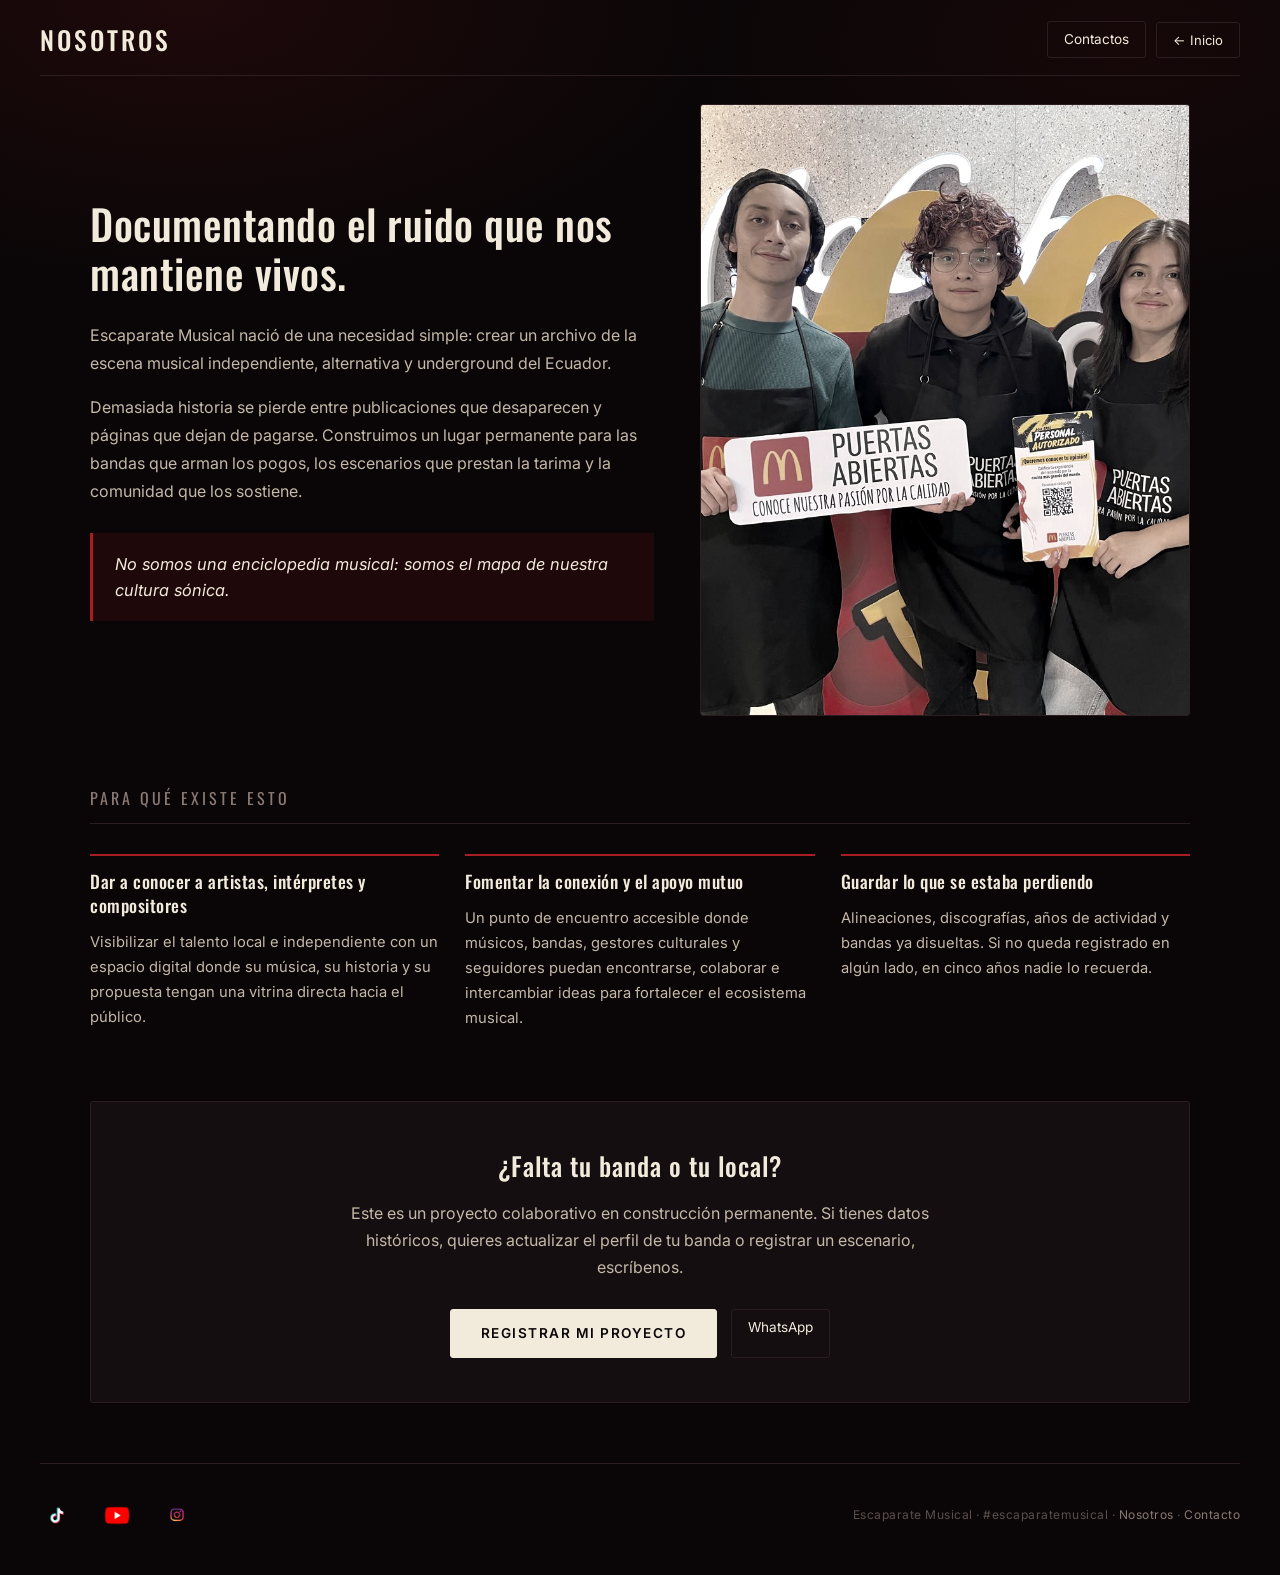
<file: nosotros.html>
<!DOCTYPE html>
<html lang="es">
<head>
    <meta charset="UTF-8">
    <meta name="viewport" content="width=device-width, initial-scale=1.0">
    <title>Nosotros — Escaparate Musical</title>

    <link rel="preconnect" href="https://fonts.googleapis.com">
    <link rel="preconnect" href="https://fonts.gstatic.com" crossorigin>
    <link href="https://fonts.googleapis.com/css2?family=Oswald:wght@300;400;500;600&family=Inter:wght@400;500;600&display=swap" rel="stylesheet">

    <link rel="stylesheet" href="css/base.css">
    <link rel="stylesheet" href="css/nosotros.css">
</head>
<body>

    <header class="cabecera-seccion">
        <h1 class="titulo-seccion">Nosotros</h1>
        <nav class="nav-cabecera">
            <a href="contactos.html" class="boton">Contactos</a>
            <a href="index.html" class="boton boton-volver">← Inicio</a>
        </nav>
    </header>

    <main class="contenedor-nosotros">

        <!-- Manifiesto -->
        <section class="manifiesto">
            <div class="texto-manifiesto">
                <h2>Documentando el ruido que nos mantiene vivos.</h2>
                <p>
                    Escaparate Musical nació de una necesidad simple: crear un archivo
                    de la escena musical independiente, alternativa y underground del Ecuador.
                </p>
                <p>
                    Demasiada historia se pierde entre publicaciones que desaparecen y
                    páginas que dejan de pagarse. Construimos un lugar permanente para las
                    bandas que arman los pogos, los escenarios que prestan la tarima y la
                    comunidad que los sostiene.
                </p>
                <blockquote>
                    No somos una enciclopedia musical: somos el mapa de nuestra cultura sónica.
                </blockquote>
            </div>
            <div class="foto-manifiesto">
                <img src="img/nosotros.jpeg" alt="Concierto de la escena independiente ecuatoriana">
            </div>
        </section>

        <!-- Objetivos del proyecto -->
        <section>
            <h2 class="titulo-bloque">Para qué existe esto</h2>
            <div class="grid-objetivos">
                <article class="objetivo">
                    <h3>Dar a conocer a artistas, intérpretes y compositores</h3>
                    <p>
                        Visibilizar el talento local e independiente con un espacio digital
                        donde su música, su historia y su propuesta tengan una vitrina directa
                        hacia el público.
                    </p>
                </article>
                <article class="objetivo">
                    <h3>Fomentar la conexión y el apoyo mutuo</h3>
                    <p>
                        Un punto de encuentro accesible donde músicos, bandas, gestores
                        culturales y seguidores puedan encontrarse, colaborar e intercambiar
                        ideas para fortalecer el ecosistema musical.
                    </p>
                </article>
                <article class="objetivo">
                    <h3>Guardar lo que se estaba perdiendo</h3>
                    <p>
                        Alineaciones, discografías, años de actividad y bandas ya disueltas.
                        Si no queda registrado en algún lado, en cinco años nadie lo recuerda.
                    </p>
                </article>
            </div>
        </section>

        <!-- Llamado a colaborar -->
        <section class="caja bloque-sumate">
            <h2>¿Falta tu banda o tu local?</h2>
            <p>
                Este es un proyecto colaborativo en construcción permanente. Si tienes datos
                históricos, quieres actualizar el perfil de tu banda o registrar un escenario,
                escríbenos.
            </p>
            <div class="botones-sumate">
                <a href="contactos.html" class="boton boton-crema">Registrar mi proyecto</a>
                <a href="https://wa.me/593999937339" target="_blank" rel="noopener" class="boton">WhatsApp</a>
            </div>
        </section>

    </main>

    <footer class="pie" id="pie"></footer>

    <script src="js/comunes.js"></script>
</body>
</html>
</file>
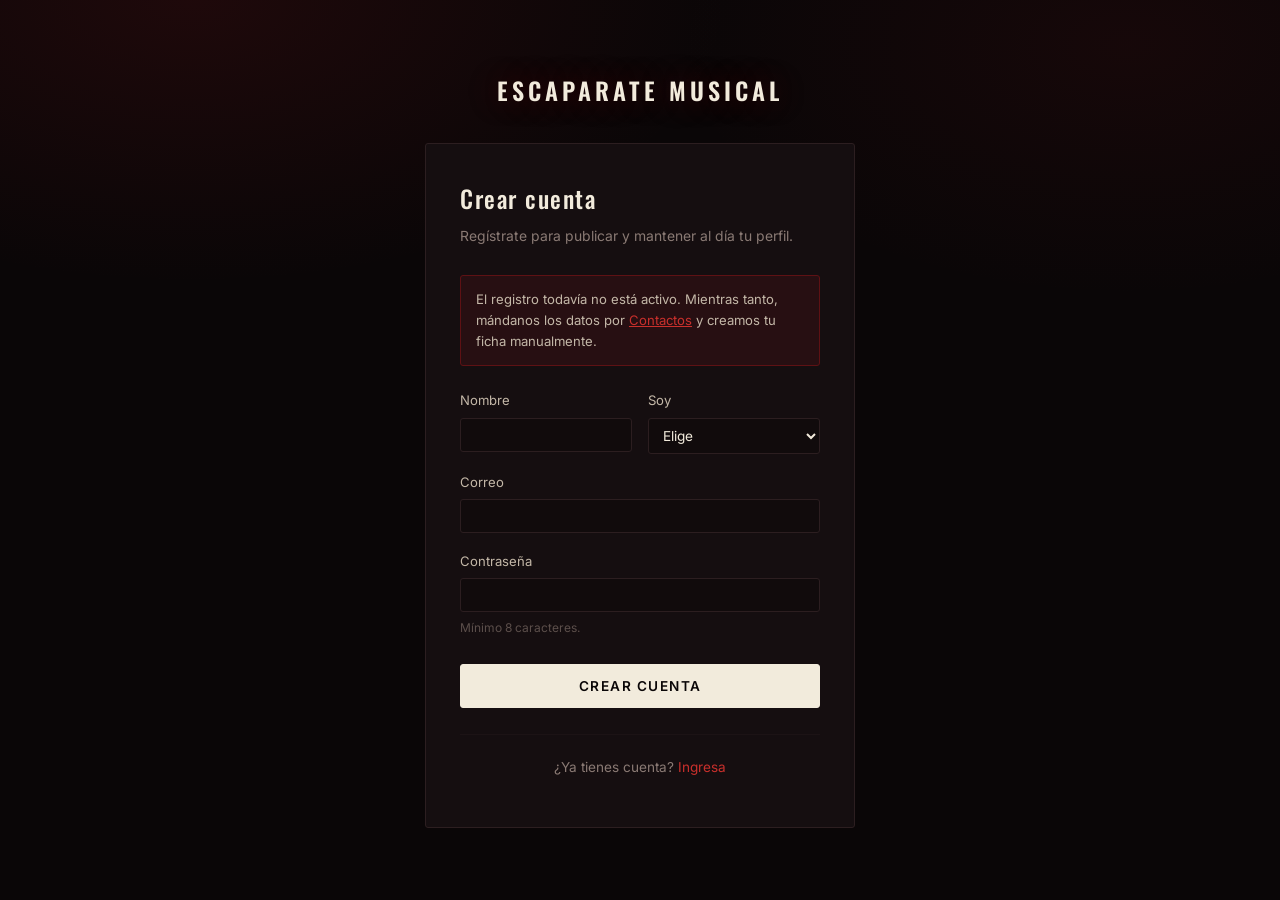
<file: registrarse.html>
<!DOCTYPE html>
<html lang="es">
<head>
    <meta charset="UTF-8">
    <meta name="viewport" content="width=device-width, initial-scale=1.0">
    <title>Registrarse — Escaparate Musical</title>

    <link rel="preconnect" href="https://fonts.googleapis.com">
    <link rel="preconnect" href="https://fonts.gstatic.com" crossorigin>
    <link href="https://fonts.googleapis.com/css2?family=Oswald:wght@300;400;500;600&family=Inter:wght@400;500;600&display=swap" rel="stylesheet">

    <link rel="stylesheet" href="css/base.css">
    <link rel="stylesheet" href="css/cuenta.css">
</head>
<body class="pagina-cuenta">

    <div class="marca-cuenta">
        <a href="index.html">Escaparate Musical</a>
    </div>

    <main class="tarjeta-cuenta">
        <h1>Crear cuenta</h1>
        <p class="subtitulo-cuenta">Regístrate para publicar y mantener al día tu perfil.</p>

        <p class="aviso-cuenta">
            El registro todavía no está activo. Mientras tanto, mándanos los datos
            por <a href="contactos.html" style="color:var(--rojo-brillo)">Contactos</a>
            y creamos tu ficha manualmente.
        </p>

        <form id="formulario-registro" novalidate>
            <div class="fila-campos">
                <div class="campo">
                    <label for="nombre">Nombre</label>
                    <input type="text" id="nombre" class="filtro-texto" autocomplete="name">
                </div>
                <div class="campo">
                    <label for="tipo-cuenta">Soy</label>
                    <select id="tipo-cuenta" class="filtro-select">
                        <option value="">Elige</option>
                        <option value="banda">Banda / Artista</option>
                        <option value="local">Local / Escenario</option>
                        <option value="interprete">Intérprete / Profesor</option>
                        <option value="publico">Público</option>
                    </select>
                </div>
            </div>

            <div class="campo">
                <label for="correo">Correo</label>
                <input type="email" id="correo" class="filtro-texto" autocomplete="email">
            </div>

            <div class="campo">
                <label for="clave">Contraseña</label>
                <input type="password" id="clave" class="filtro-texto" autocomplete="new-password">
                <span class="pista-campo">Mínimo 8 caracteres.</span>
            </div>

            <button type="submit" class="boton boton-crema boton-ancho">Crear cuenta</button>
            <p class="mensaje-cuenta" id="mensaje" hidden></p>
        </form>

        <p class="pie-cuenta">
            ¿Ya tienes cuenta? <a href="ingresar.html">Ingresa</a>
        </p>
    </main>

    <script src="js/comunes.js"></script>
    <script src="js/cuenta.js"></script>
</body>
</html>
</file>
<file: css/base.css>
/* =========================================================================
   ESCAPARATE MUSICAL — HOJA BASE
   -------------------------------------------------------------------------
   Este archivo define TODO lo que se repite en el sitio: colores, tipografía,
   cabecera, pie de página, botones y estados vacíos.

   REGLA DE ORO: si quieres cambiar el color de acento de TODO el sitio,
   cambia una sola línea aquí abajo (--rojo) y se actualiza en cada página.

   Cárgalo SIEMPRE antes del CSS propio de cada página:
     <link rel="stylesheet" href="css/base.css">
     <link rel="stylesheet" href="css/bandas.css">
   ========================================================================= */

/* -------------------------------------------------------------------------
   1. TOKENS — la paleta y las medidas del sitio en un solo lugar
   ------------------------------------------------------------------------- */
:root {
    /* Fondos, de más oscuro a más claro */
    --fondo:            #0A0607;   /* Negro con subtono cálido */
    --fondo-elevado:    #110B0C;   /* Barras, cabeceras de tabla */
    --superficie:       #150E10;   /* Cajas y tarjetas */
    --superficie-hover: #1E1416;   /* Tarjeta con el cursor encima */

    /* Líneas */
    --borde:        #2C1E20;       /* Borde normal */
    --borde-suave:  #1C1315;       /* Separadores internos */

    /* Textos */
    --crema:        #F2EBDC;       /* Texto principal */
    --crema-suave:  #C4B8A8;       /* Texto secundario */
    --tenue:        #8A7A74;       /* Etiquetas, metadatos */
    --apagado:      #5C4F4B;       /* Texto deshabilitado / vacío */

    /* Acento rojo — CAMBIA AQUÍ PARA CAMBIAR TODO EL SITIO */
    --rojo:         #A81D23;
    --rojo-brillo:  #C9302C;
    --rojo-oscuro:  #5E1114;
    --rojo-tinte:   rgba(168, 29, 35, 0.12);  /* Fondo translúcido */
    --rojo-glow:    rgba(168, 29, 35, 0.35);  /* Resplandor */

    /* Tipografía */
    --fuente-titulo: 'Oswald', 'Segoe UI', Tahoma, sans-serif;
    --fuente-texto:  'Inter', 'Segoe UI', Tahoma, Geneva, Verdana, sans-serif;

    /* Espaciado y medidas */
    --ancho-max:  1400px;
    --radio:      3px;
    --transicion: 0.25s ease;
}

/* -------------------------------------------------------------------------
   2. RESET Y BASE DEL DOCUMENTO
   ------------------------------------------------------------------------- */
* { box-sizing: border-box; }

html { scroll-behavior: smooth; }

body {
    font-family: var(--fuente-texto);
    background-color: var(--fondo);
    /* Resplandor rojo tenue en las esquinas superiores, como en el logo */
    background-image:
        radial-gradient(ellipse 60% 45% at 15% 0%,  rgba(168,29,35,0.13), transparent 70%),
        radial-gradient(ellipse 50% 40% at 88% 5%,  rgba(168,29,35,0.08), transparent 70%);
    background-attachment: fixed;
    color: var(--crema);
    margin: 0;
    padding: 20px 40px;
    min-height: 100vh;
    display: flex;
    flex-direction: column;
    line-height: 1.55;
}

a { color: inherit; }

/* Foco visible para quien navega con teclado (accesibilidad) */
:focus-visible {
    outline: 2px solid var(--rojo-brillo);
    outline-offset: 2px;
}

/* Respeta a quien pidió menos animación en su sistema operativo */
@media (prefers-reduced-motion: reduce) {
    *, *::before, *::after {
        animation-duration: 0.01ms !important;
        transition-duration: 0.01ms !important;
        scroll-behavior: auto !important;
    }
}

/* -------------------------------------------------------------------------
   3. CABECERA DE SECCIÓN — la usan bandas, locales, cartelera, etc.
   ------------------------------------------------------------------------- */
.cabecera-seccion {
    display: flex;
    justify-content: space-between;
    align-items: center;
    gap: 20px;
    border-bottom: 1px solid var(--borde);
    padding-bottom: 15px;
    margin-bottom: 28px;
    flex-wrap: wrap;
}

.titulo-seccion {
    font-family: var(--fuente-titulo);
    font-size: 1.6em;
    font-weight: 500;
    letter-spacing: 3px;
    text-transform: uppercase;
    margin: 0;
    color: var(--crema);
}

/* Bloque de navegación a la derecha de la cabecera */
.nav-cabecera {
    display: flex;
    align-items: center;
    gap: 10px;
    flex-wrap: wrap;
}

/* -------------------------------------------------------------------------
   4. BOTONES — un solo sistema para todo el sitio
   ------------------------------------------------------------------------- */

/* Botón de contorno (el más común) */
.boton {
    font-family: var(--fuente-texto);
    color: var(--crema);
    background: transparent;
    text-decoration: none;
    border: 1px solid var(--borde);
    border-radius: var(--radio);
    padding: 7px 16px;
    font-size: 0.85em;
    cursor: pointer;
    display: inline-block;
    transition: background-color var(--transicion), border-color var(--transicion), color var(--transicion);
}
.boton:hover {
    background-color: var(--rojo);
    border-color: var(--rojo);
    color: var(--crema);
}

/* Botón sólido rojo, para la acción principal de una página */
.boton-primario {
    background-color: var(--rojo);
    border-color: var(--rojo);
    font-weight: 500;
}
.boton-primario:hover {
    background-color: var(--rojo-brillo);
    border-color: var(--rojo-brillo);
}

/* Botón crema, el más llamativo. Úsalo UNA sola vez por pantalla */
.boton-crema {
    background-color: var(--crema);
    border-color: var(--crema);
    color: var(--fondo);
    font-weight: 600;
    letter-spacing: 1.5px;
    text-transform: uppercase;
}
.boton-crema:hover {
    background-color: #fff;
    border-color: #fff;
    color: var(--fondo);
    box-shadow: 0 0 22px var(--rojo-glow);
}

/* Flecha de "volver" */
.boton-volver { /* hereda de .boton, solo cambia el tamaño */
    font-size: 0.82em;
}

/* -------------------------------------------------------------------------
   5. FILTROS — barra lateral compartida por bandas, locales y clases
   ------------------------------------------------------------------------- */
.sidebar-filtros {
    width: 225px;
    flex-shrink: 0;
    display: flex;
    flex-direction: column;
    gap: 26px;
    border-right: 1px solid var(--borde-suave);
    padding-right: 22px;
}

.grupo-filtro {
    display: flex;
    flex-direction: column;
    gap: 8px;
}

.titulo-filtro {
    font-family: var(--fuente-titulo);
    font-size: 0.8em;
    text-transform: uppercase;
    letter-spacing: 1.5px;
    color: var(--tenue);
    margin-bottom: 2px;
}

.botones-orden { display: flex; gap: 8px; }

.btn-orden {
    background: transparent;
    border: 1px solid var(--borde);
    border-radius: var(--radio);
    color: var(--crema-suave);
    padding: 6px 12px;
    cursor: pointer;
    font-family: var(--fuente-texto);
    font-size: 0.78em;
    flex: 1;
    transition: all var(--transicion);
}
.btn-orden:hover { border-color: var(--rojo); color: var(--crema); }
.btn-orden.activo {
    border-color: var(--rojo);
    background-color: var(--rojo);
    color: var(--crema);
}

.opcion-check {
    display: flex;
    align-items: center;
    gap: 9px;
    font-size: 0.85em;
    color: var(--crema-suave);
    cursor: pointer;
}
.opcion-check input[type="checkbox"] {
    accent-color: var(--rojo);
    cursor: pointer;
    width: 15px;
    height: 15px;
}

.filtro-select,
.filtro-texto {
    background-color: var(--fondo-elevado);
    color: var(--crema);
    border: 1px solid var(--borde);
    border-radius: var(--radio);
    padding: 8px 10px;
    font-family: var(--fuente-texto);
    font-size: 0.85em;
    width: 100%;
    outline: none;
}
.filtro-select { cursor: pointer; }
.filtro-select:focus,
.filtro-texto:focus { border-color: var(--rojo); }
.filtro-texto::placeholder { color: var(--apagado); }

/* Contador de resultados debajo de los filtros */
.contador-resultados {
    font-size: 0.78em;
    color: var(--tenue);
    border-top: 1px solid var(--borde-suave);
    padding-top: 14px;
}

/* -------------------------------------------------------------------------
   6. CAJAS DE FICHA — perfil de banda y de local
   ------------------------------------------------------------------------- */
.caja {
    background-color: var(--superficie);
    border: 1px solid var(--borde);
    border-radius: var(--radio);
    padding: 22px;
}

.caja-ficha {
    display: grid;
    grid-template-columns: repeat(auto-fill, minmax(200px, 1fr));
    gap: 16px 22px;
    font-size: 0.9em;
}

.item-ficha { display: flex; flex-direction: column; gap: 3px; }

.etiqueta-ficha {
    font-family: var(--fuente-titulo);
    color: var(--tenue);
    font-size: 0.75em;
    text-transform: uppercase;
    letter-spacing: 1.5px;
}

.valor-ficha { color: var(--crema); font-weight: 500; }

/* Color del estado de la banda según su valor */
.estado-activa   { color: #6FBF73; font-weight: 600; }
.estado-disuelta { color: var(--rojo-brillo); font-weight: 600; }
.estado-en-pausa { color: #D9A441; font-weight: 600; }
.estado-desconocido,
.estado-cambio-nombre { color: var(--tenue); font-weight: 600; }

/* -------------------------------------------------------------------------
   7. PESTAÑAS — perfil de banda y de local
   ------------------------------------------------------------------------- */
.contenedor-pestanas {
    border: 1px solid var(--borde);
    border-radius: var(--radio);
    background-color: var(--superficie);
    margin-bottom: 50px;
    overflow: hidden;
}

.barra-pestanas {
    display: flex;
    background-color: var(--fondo-elevado);
    border-bottom: 1px solid var(--borde);
    overflow-x: auto;
}

.btn-pestana {
    background: transparent;
    border: none;
    border-right: 1px solid var(--borde);
    color: var(--tenue);
    padding: 13px 26px;
    font-family: var(--fuente-titulo);
    font-size: 0.82em;
    text-transform: uppercase;
    letter-spacing: 1.5px;
    cursor: pointer;
    white-space: nowrap;
    transition: all var(--transicion);
}
.btn-pestana:hover { color: var(--crema); background-color: var(--superficie-hover); }
.btn-pestana.activa {
    color: var(--crema);
    background-color: var(--rojo);
}

.contenido-pestana { display: none; padding: 26px; }
.contenido-pestana.activo { display: block; }

/* Sub-filtros dentro de una pestaña (ej. Actuales / Anteriores) */
.sub-barra {
    display: flex;
    gap: 9px;
    margin-bottom: 20px;
    border-bottom: 1px solid var(--borde-suave);
    padding-bottom: 12px;
    flex-wrap: wrap;
}

.btn-sub {
    background: transparent;
    border: 1px solid var(--borde);
    border-radius: var(--radio);
    color: var(--tenue);
    padding: 5px 13px;
    font-family: var(--fuente-texto);
    font-size: 0.75em;
    cursor: pointer;
    transition: all var(--transicion);
}
.btn-sub:hover { border-color: var(--rojo); color: var(--crema); }
.btn-sub.activo {
    border-color: var(--rojo);
    background-color: var(--rojo-tinte);
    color: var(--crema);
}

/* -------------------------------------------------------------------------
   8. TABLAS
   ------------------------------------------------------------------------- */
.tabla {
    width: 100%;
    border-collapse: collapse;
    font-size: 0.9em;
}
.tabla th {
    font-family: var(--fuente-titulo);
    text-align: left;
    color: var(--tenue);
    border-bottom: 1px solid var(--borde);
    padding: 9px 12px;
    font-size: 0.78em;
    text-transform: uppercase;
    letter-spacing: 1.2px;
    font-weight: 400;
}
.tabla td {
    padding: 11px 12px;
    border-bottom: 1px solid var(--borde-suave);
    color: var(--crema-suave);
}
.tabla tr:last-child td { border-bottom: none; }

/* -------------------------------------------------------------------------
   9. ESTADOS VACÍOS Y DE CARGA
   Un estado vacío no es un error: es una invitación a hacer algo.
   ------------------------------------------------------------------------- */
.mensaje-vacio {
    color: var(--apagado);
    font-size: 0.87em;
    font-style: italic;
    margin: 14px 0;
}

.estado-vacio {
    grid-column: 1 / -1;
    text-align: center;
    padding: 60px 20px;
    color: var(--tenue);
}
.estado-vacio strong {
    display: block;
    font-family: var(--fuente-titulo);
    font-size: 1.15em;
    letter-spacing: 1.5px;
    color: var(--crema-suave);
    margin-bottom: 8px;
    text-transform: uppercase;
}
.estado-vacio a { color: var(--rojo-brillo); }

/* -------------------------------------------------------------------------
   10. PIE DE PÁGINA
   ------------------------------------------------------------------------- */
.pie {
    border-top: 1px solid var(--borde);
    margin-top: auto;
    padding-top: 30px;
    padding-bottom: 18px;
    display: flex;
    justify-content: space-between;
    align-items: center;
    gap: 18px;
    flex-wrap: wrap;
}

.pie-redes { display: flex; gap: 26px; align-items: center; }

.icono-footer {
    display: inline-flex;
    text-decoration: none;
    transition: transform var(--transicion), opacity var(--transicion);
}
.icono-footer:hover { transform: scale(1.15); opacity: 0.85; }
.icono-footer img { width: 34px; height: 34px; object-fit: contain; }

.pie-texto {
    font-size: 0.75em;
    color: var(--apagado);
    letter-spacing: 0.5px;
}
.pie-texto a { color: var(--tenue); text-decoration: none; }
.pie-texto a:hover { color: var(--rojo-brillo); }

/* -------------------------------------------------------------------------
   11. PLACEHOLDER DE IMAGEN
   Para bandas y locales que todavía no tienen foto cargada.
   ------------------------------------------------------------------------- */
.sin-foto {
    width: 100%;
    height: 100%;
    display: flex;
    align-items: center;
    justify-content: center;
    background:
        linear-gradient(135deg, var(--rojo-oscuro) 0%, #1A0F11 60%);
    font-family: var(--fuente-titulo);
    font-size: 2.6em;
    font-weight: 600;
    color: rgba(242, 235, 220, 0.35);
    letter-spacing: 2px;
    user-select: none;
}

/* -------------------------------------------------------------------------
   12. ADAPTACIÓN A PANTALLAS PEQUEÑAS
   La mayoría de tu público entra desde el celular: esto no es opcional.
   ------------------------------------------------------------------------- */
@media (max-width: 900px) {
    body { padding: 16px 20px; }

    .sidebar-filtros {
        width: 100%;
        border-right: none;
        border-bottom: 1px solid var(--borde-suave);
        padding-right: 0;
        padding-bottom: 22px;
        margin-bottom: 22px;
    }
}

@media (max-width: 600px) {
    body { padding: 14px 16px; }
    .titulo-seccion { font-size: 1.25em; letter-spacing: 2px; }
    .cabecera-seccion { gap: 12px; }
    .btn-pestana { padding: 11px 16px; font-size: 0.75em; }
    .contenido-pestana { padding: 18px 14px; }
    .caja { padding: 16px; }
    .pie { flex-direction: column; text-align: center; }
}
</file>
<file: css/banda.css>
/* =========================================================================
   BANDA — ficha individual
   Depende de css/base.css
   ========================================================================= */

.perfil-arriba {
    display: grid;
    grid-template-columns: 320px 1fr;
    gap: 28px;
    margin-bottom: 36px;
}

.contenedor-foto-perfil {
    width: 100%;
    aspect-ratio: 1 / 1;
    background-color: var(--superficie);
    border: 1px solid var(--borde);
    border-radius: var(--radio);
    overflow: hidden;
}
.contenedor-foto-perfil img {
    width: 100%;
    height: 100%;
    object-fit: cover;
    display: block;
    filter: grayscale(100%) contrast(106%);
}

.columna-info {
    display: flex;
    flex-direction: column;
    gap: 18px;
}

.caja-descripcion h2 {
    font-family: var(--fuente-titulo);
    margin: 0 0 12px 0;
    font-size: 0.9rem;
    text-transform: uppercase;
    letter-spacing: 2px;
    font-weight: 400;
    color: var(--tenue);
    border-bottom: 1px solid var(--borde-suave);
    padding-bottom: 10px;
}
.caja-descripcion p {
    margin: 0;
    color: var(--crema-suave);
    line-height: 1.7;
    max-width: 72ch;
}

/* ---- Discografía ---- */
.bloque-disco { margin-bottom: 28px; }
.bloque-disco:last-child { margin-bottom: 0; }

.subtitulo-disco {
    font-family: var(--fuente-titulo);
    font-size: 0.85rem;
    text-transform: uppercase;
    color: var(--rojo-brillo);
    letter-spacing: 2px;
    font-weight: 500;
    margin: 0 0 10px 0;
}

.lista-canciones {
    margin: 6px 0 0 18px;
    padding: 0;
    color: var(--tenue);
    font-size: 0.85em;
}
.lista-canciones li { margin-bottom: 2px; }

/* ---- Enlaces externos ---- */
.lista-links {
    list-style: none;
    padding: 0;
    margin: 0;
    display: grid;
    grid-template-columns: repeat(auto-fill, minmax(190px, 1fr));
    gap: 12px;
}
.lista-links a {
    color: var(--crema);
    text-decoration: none;
    font-size: 0.9em;
    display: flex;
    align-items: center;
    gap: 10px;
    border: 1px solid var(--borde);
    border-radius: var(--radio);
    padding: 11px 15px;
    transition: all var(--transicion);
}
.lista-links a:hover {
    border-color: var(--rojo);
    background-color: var(--rojo-tinte);
}

@media (max-width: 800px) {
    .perfil-arriba { grid-template-columns: 1fr; gap: 20px; }
    .contenedor-foto-perfil { max-width: 300px; aspect-ratio: 1 / 1; }
}
</file>
<file: css/bandas.css>
/* =========================================================================
   BANDAS — listado con filtros
   Depende de css/base.css
   ========================================================================= */

.contenedor-listado {
    display: flex;
    gap: 40px;
    flex: 1;
    align-items: flex-start;
}

/* Cuadrícula de tarjetas */
.grid-artistas {
    flex: 1;
    display: grid;
    grid-template-columns: repeat(auto-fill, minmax(200px, 1fr));
    gap: 30px 26px;
    align-content: start;
}

.tarjeta-artista {
    text-decoration: none;
    color: var(--crema);
    display: flex;
    flex-direction: column;
}

.contenedor-foto {
    width: 100%;
    aspect-ratio: 1 / 1;
    background-color: var(--superficie);
    overflow: hidden;
    border: 1px solid var(--borde);
    border-radius: var(--radio);
    margin-bottom: 12px;
}

.contenedor-foto img {
    width: 100%;
    height: 100%;
    object-fit: cover;
    display: block;
    filter: grayscale(100%) contrast(112%);
    transition: transform 0.45s ease, filter 0.45s ease;
}

/* Al pasar el cursor la foto recupera su color: premia la exploración */
.tarjeta-artista:hover .contenedor-foto img {
    filter: grayscale(0%) contrast(100%);
    transform: scale(1.05);
}
.tarjeta-artista:hover .contenedor-foto { border-color: var(--rojo); }
.tarjeta-artista:hover .nombre-banda { color: var(--rojo-brillo); }

.nombre-banda {
    font-family: var(--fuente-titulo);
    font-size: 1rem;
    font-weight: 500;
    letter-spacing: 1.5px;
    text-transform: uppercase;
    margin: 0 0 4px 0;
    transition: color var(--transicion);
}

.detalles-banda {
    font-size: 0.75rem;
    color: var(--tenue);
    margin: 0;
    line-height: 1.45;
}

/* Etiqueta de estado sobre la tarjeta (solo si no está activa) */
.marca-estado {
    display: inline-block;
    font-size: 0.65rem;
    letter-spacing: 1px;
    text-transform: uppercase;
    color: var(--crema-suave);
    border: 1px solid var(--borde);
    border-radius: 2px;
    padding: 1px 6px;
    margin-top: 6px;
}

@media (max-width: 900px) {
    .contenedor-listado { flex-direction: column; gap: 0; }
    .grid-artistas { width: 100%; grid-template-columns: repeat(auto-fill, minmax(140px, 1fr)); gap: 22px 16px; }
}
</file>
<file: css/calendario.css>
/* =========================================================================
   CALENDARIO — agenda de conciertos
   Depende de css/base.css
   ========================================================================= */

.contenedor-listado {
    display: flex;
    gap: 40px;
    flex: 1;
    align-items: flex-start;
}

.lista-eventos {
    flex: 1;
    display: flex;
    flex-direction: column;
    gap: 0;
}

/* Encabezado de mes: agrupa los eventos y ordena la lectura */
.mes-separador {
    font-family: var(--fuente-titulo);
    font-size: 0.85rem;
    text-transform: uppercase;
    letter-spacing: 3px;
    color: var(--rojo-brillo);
    border-bottom: 1px solid var(--borde);
    padding-bottom: 8px;
    margin: 32px 0 4px 0;
}
.mes-separador:first-child { margin-top: 0; }

/* Una fila por evento: la fecha manda, el resto acompaña */
.evento {
    display: grid;
    grid-template-columns: 78px 1fr auto;
    gap: 22px;
    align-items: center;
    padding: 20px 4px;
    border-bottom: 1px solid var(--borde-suave);
    text-decoration: none;
    color: var(--crema);
    transition: background-color var(--transicion);
}
.evento:hover { background-color: var(--superficie); }

/* Bloque de fecha grande a la izquierda */
.evento-fecha { text-align: center; line-height: 1; }
.evento-dia {
    font-family: var(--fuente-titulo);
    font-size: 2.1rem;
    font-weight: 500;
    color: var(--crema);
    display: block;
}
.evento-mes {
    font-size: 0.7rem;
    text-transform: uppercase;
    letter-spacing: 2px;
    color: var(--tenue);
    display: block;
    margin-top: 4px;
}

.evento-cuerpo { min-width: 0; }

.evento-titulo {
    font-family: var(--fuente-titulo);
    font-size: 1.15rem;
    font-weight: 500;
    letter-spacing: 0.5px;
    margin: 0 0 6px 0;
    line-height: 1.3;
}

.evento-meta {
    font-size: 0.82rem;
    color: var(--tenue);
    margin: 0;
}
.evento-meta strong { color: var(--crema-suave); font-weight: 500; }

.evento-lado {
    text-align: right;
    display: flex;
    flex-direction: column;
    align-items: flex-end;
    gap: 7px;
}

.evento-precio {
    font-size: 0.85rem;
    color: var(--rojo-brillo);
    font-weight: 600;
    white-space: nowrap;
}

.evento-tipo {
    font-size: 0.68rem;
    text-transform: uppercase;
    letter-spacing: 1.2px;
    color: var(--crema-suave);
    border: 1px solid var(--borde);
    border-radius: 2px;
    padding: 2px 8px;
}

/* Un evento ya pasado se ve más apagado */
.evento.pasado .evento-dia,
.evento.pasado .evento-titulo { color: var(--tenue); }
.evento.pasado .evento-precio { color: var(--apagado); }

@media (max-width: 900px) {
    .contenedor-listado { flex-direction: column; gap: 0; }
    .lista-eventos { width: 100%; }
}

@media (max-width: 620px) {
    .evento {
        grid-template-columns: 56px 1fr;
        gap: 16px;
        padding: 16px 2px;
    }
    .evento-dia { font-size: 1.6rem; }
    .evento-lado {
        grid-column: 2;
        flex-direction: row;
        align-items: center;
        justify-content: flex-start;
        margin-top: 8px;
    }
}
</file>
<file: css/cartelera.css>
/* =========================================================================
   CARTELERA — portada editorial de la escena
   Depende de css/base.css
   ========================================================================= */

.contenido-cartelera {
    max-width: var(--ancho-max);
    width: 100%;
    margin: 0 auto;
    padding-bottom: 50px;
}

/* ---- Banner de última actualización ---- */
.banner-actualizacion {
    display: flex;
    align-items: center;
    gap: 11px;
    background-color: var(--superficie);
    border: 1px solid var(--borde);
    border-radius: var(--radio);
    padding: 11px 17px;
    margin-bottom: 44px;
    font-size: 0.83rem;
}
.banner-actualizacion strong { font-weight: 500; color: var(--crema); }
.fecha-exacta { color: var(--apagado); }

/* Punto que late: única animación automática del sitio, señala "esto está vivo" */
.punto-vivo {
    width: 8px;
    height: 8px;
    border-radius: 50%;
    background-color: var(--rojo-brillo);
    box-shadow: 0 0 0 0 var(--rojo-glow);
    animation: latido 2.4s ease-out infinite;
    flex-shrink: 0;
}
@keyframes latido {
    0%   { box-shadow: 0 0 0 0 var(--rojo-glow); }
    70%  { box-shadow: 0 0 0 9px rgba(168,29,35,0); }
    100% { box-shadow: 0 0 0 0 rgba(168,29,35,0); }
}

/* ---- Bloques ---- */
.seccion { margin-bottom: 60px; }

.cabecera-bloque {
    border-bottom: 1px solid var(--borde);
    padding-bottom: 12px;
    margin-bottom: 24px;
}
.titulo-bloque {
    font-family: var(--fuente-titulo);
    font-size: 1.35rem;
    font-weight: 500;
    letter-spacing: 1.5px;
    margin: 0 0 4px 0;
    color: var(--crema);
}
.subtitulo-bloque { font-size: 0.84rem; color: var(--tenue); margin: 0; }

/* ---- Carrusel de lanzamientos ---- */
.carrusel { display: flex; align-items: center; gap: 12px; }

.btn-carrusel {
    background-color: var(--superficie);
    border: 1px solid var(--borde);
    border-radius: var(--radio);
    color: var(--crema);
    font-size: 1.4rem;
    line-height: 1;
    width: 38px;
    height: 46px;
    cursor: pointer;
    flex-shrink: 0;
    transition: all var(--transicion);
}
.btn-carrusel:hover { border-color: var(--rojo); background-color: var(--rojo); }

.pista-carrusel {
    display: flex;
    gap: 18px;
    overflow-x: auto;
    scroll-behavior: smooth;
    padding-bottom: 6px;
    scrollbar-width: thin;
}
.pista-carrusel::-webkit-scrollbar { height: 5px; }
.pista-carrusel::-webkit-scrollbar-thumb { background: var(--borde); border-radius: 3px; }

.tarjeta-lanzamiento {
    flex: 0 0 210px;
    background-color: var(--superficie);
    border: 1px solid var(--borde);
    border-radius: var(--radio);
    overflow: hidden;
    text-decoration: none;
    color: var(--crema);
    transition: border-color var(--transicion);
}
.tarjeta-lanzamiento:hover { border-color: var(--rojo); }

.portada-lanzamiento {
    height: 155px;
    background: linear-gradient(135deg, var(--rojo-oscuro) 0%, #180E10 70%);
    display: flex;
    align-items: center;
    justify-content: center;
    font-family: var(--fuente-titulo);
    font-size: 2.4rem;
    color: rgba(242,235,220,0.3);
    overflow: hidden;
}
.portada-lanzamiento img { width: 100%; height: 100%; object-fit: cover; }

.info-lanzamiento { padding: 14px 15px 16px; }
.tipo-lanzamiento {
    font-size: 0.66rem;
    text-transform: uppercase;
    letter-spacing: 1.6px;
    color: var(--rojo-brillo);
    margin-bottom: 6px;
}
.titulo-lanzamiento {
    font-family: var(--fuente-titulo);
    font-size: 0.98rem;
    font-weight: 500;
    line-height: 1.3;
    margin: 0 0 4px 0;
}
.artista-lanzamiento { font-size: 0.78rem; color: var(--tenue); margin: 0; }

/* ---- Recomendaciones ---- */
.grid-recomendaciones {
    display: grid;
    grid-template-columns: repeat(auto-fit, minmax(275px, 1fr));
    gap: 22px;
}

.tarjeta-recomendacion {
    background-color: var(--superficie);
    border: 1px solid var(--borde);
    border-left: 3px solid var(--rojo);
    border-radius: var(--radio);
    padding: 22px;
    text-decoration: none;
    color: var(--crema);
    display: block;
    transition: background-color var(--transicion);
}
.tarjeta-recomendacion:hover { background-color: var(--superficie-hover); }

.etiqueta-recomendacion {
    font-size: 0.68rem;
    text-transform: uppercase;
    letter-spacing: 1.8px;
    color: var(--rojo-brillo);
    margin-bottom: 9px;
}
.nombre-recomendacion {
    font-family: var(--fuente-titulo);
    font-size: 1.25rem;
    font-weight: 500;
    letter-spacing: 0.8px;
    margin-bottom: 9px;
}
.motivo-recomendacion {
    font-size: 0.87rem;
    color: var(--crema-suave);
    line-height: 1.65;
    margin: 0;
}

/* ---- Notas de prensa ---- */
.lista-prensa { display: flex; flex-direction: column; }

.nota-prensa {
    display: grid;
    grid-template-columns: 90px 1fr;
    gap: 22px;
    padding: 22px 4px;
    border-bottom: 1px solid var(--borde-suave);
}

.fecha-nota {
    font-family: var(--fuente-titulo);
    font-size: 0.8rem;
    text-transform: uppercase;
    letter-spacing: 1.5px;
    color: var(--rojo-brillo);
    padding-top: 3px;
}

.cuerpo-nota h3 {
    font-family: var(--fuente-titulo);
    font-size: 1.1rem;
    font-weight: 500;
    line-height: 1.35;
    margin: 0 0 7px 0;
    color: var(--crema);
}
.cuerpo-nota p {
    font-size: 0.87rem;
    color: var(--crema-suave);
    line-height: 1.65;
    margin: 0 0 9px 0;
    max-width: 72ch;
}
.link-nota { font-size: 0.82rem; color: var(--rojo-brillo); text-decoration: none; }
.link-nota:hover { text-decoration: underline; }

/* ---- Festivales ---- */
.grid-festivales {
    display: grid;
    grid-template-columns: repeat(auto-fit, minmax(240px, 1fr));
    gap: 20px;
}

.tarjeta-festival {
    background-color: var(--superficie);
    border: 1px solid var(--borde);
    border-radius: var(--radio);
    padding: 22px;
    display: flex;
    flex-direction: column;
    gap: 12px;
    text-decoration: none;
    color: var(--crema);
    transition: border-color var(--transicion);
}
.tarjeta-festival:hover { border-color: var(--rojo); }

.badge-festival {
    align-self: flex-start;
    font-size: 0.66rem;
    text-transform: uppercase;
    letter-spacing: 1.4px;
    color: var(--crema-suave);
    border: 1px solid var(--borde);
    border-radius: 2px;
    padding: 3px 9px;
}

.nombre-festival {
    font-family: var(--fuente-titulo);
    font-size: 1.15rem;
    font-weight: 500;
    letter-spacing: 0.8px;
    margin: 0;
}
.nota-festival { font-size: 0.85rem; color: var(--crema-suave); line-height: 1.6; margin: 0; }
.ciudad-festival { font-size: 0.78rem; color: var(--tenue); margin: auto 0 0 0; }

@media (max-width: 620px) {
    .nota-prensa { grid-template-columns: 1fr; gap: 8px; }
    .seccion { margin-bottom: 44px; }
}
</file>
<file: css/clases.css>
/* =========================================================================
   CLASES E INTÉRPRETES
   Depende de css/base.css
   ========================================================================= */

.intro-seccion {
    color: var(--crema-suave);
    max-width: 62ch;
    margin: -10px 0 30px 0;
    font-size: 0.95rem;
}

.contenedor-listado {
    display: flex;
    gap: 40px;
    flex: 1;
    align-items: flex-start;
}

.grid-clases {
    flex: 1;
    display: grid;
    grid-template-columns: repeat(auto-fill, minmax(270px, 1fr));
    gap: 22px;
    align-content: start;
}

.tarjeta-clase {
    background-color: var(--superficie);
    border: 1px solid var(--borde);
    border-radius: var(--radio);
    padding: 20px;
    display: flex;
    flex-direction: column;
    gap: 12px;
    transition: border-color var(--transicion);
}
.tarjeta-clase:hover { border-color: var(--rojo); }

.clase-cabecera { display: flex; align-items: center; gap: 14px; }

.clase-foto {
    width: 56px;
    height: 56px;
    border-radius: 50%;
    overflow: hidden;
    flex-shrink: 0;
    border: 1px solid var(--borde);
}
.clase-foto img { width: 100%; height: 100%; object-fit: cover; }
.clase-foto .sin-foto { font-size: 1.3em; }

.clase-nombre {
    font-family: var(--fuente-titulo);
    font-size: 1.05rem;
    font-weight: 500;
    letter-spacing: 0.8px;
    margin: 0 0 3px 0;
}

.clase-instrumento { font-size: 0.8rem; color: var(--rojo-brillo); margin: 0; }

.clase-descripcion {
    font-size: 0.85rem;
    color: var(--crema-suave);
    line-height: 1.6;
    margin: 0;
}

.clase-datos {
    display: flex;
    flex-wrap: wrap;
    gap: 7px;
    margin-top: auto;
    padding-top: 6px;
}
.clase-dato {
    font-size: 0.7rem;
    text-transform: uppercase;
    letter-spacing: 1px;
    color: var(--tenue);
    border: 1px solid var(--borde);
    border-radius: 2px;
    padding: 3px 9px;
}

@media (max-width: 900px) {
    .contenedor-listado { flex-direction: column; gap: 0; }
    .grid-clases { width: 100%; }
}
</file>
<file: css/contactos.css>
/* =========================================================================
   CONTACTOS
   Depende de css/base.css
   ========================================================================= */

.contenedor-contacto {
    max-width: 880px;
    width: 100%;
    margin: 0 auto;
    padding-bottom: 60px;
    display: flex;
    flex-direction: column;
    gap: 36px;
}

.intro-contacto h2 {
    font-family: var(--fuente-titulo);
    font-size: 1.9rem;
    font-weight: 500;
    letter-spacing: 1px;
    margin: 0 0 12px 0;
}
.intro-contacto p {
    color: var(--crema-suave);
    max-width: 58ch;
    margin: 0;
    line-height: 1.7;
}

/* ---- Vías de contacto ---- */
.vias {
    display: grid;
    grid-template-columns: repeat(auto-fit, minmax(230px, 1fr));
    gap: 18px;
}

.via {
    background-color: var(--superficie);
    border: 1px solid var(--borde);
    border-radius: var(--radio);
    padding: 22px;
    text-decoration: none;
    color: var(--crema);
    transition: border-color var(--transicion), background-color var(--transicion);
}
.via:hover { border-color: var(--rojo); background-color: var(--superficie-hover); }

.via h3 {
    font-family: var(--fuente-titulo);
    font-size: 0.8rem;
    text-transform: uppercase;
    letter-spacing: 2px;
    color: var(--tenue);
    font-weight: 400;
    margin: 0 0 10px 0;
}
.via p { margin: 0 0 8px 0; font-size: 1rem; color: var(--crema); font-weight: 500; }
.via span { font-size: 0.78rem; color: var(--apagado); line-height: 1.5; display: block; }

/* ---- Formulario ---- */
.bloque-formulario h2 {
    font-family: var(--fuente-titulo);
    font-size: 1.2rem;
    letter-spacing: 1.5px;
    font-weight: 500;
    margin: 0 0 8px 0;
}
.nota-formulario { color: var(--tenue); font-size: 0.85rem; margin: 0 0 26px 0; }

.campo { display: flex; flex-direction: column; gap: 7px; margin-bottom: 20px; }
.campo label { font-size: 0.82rem; color: var(--crema-suave); }

.fila-campos {
    display: grid;
    grid-template-columns: 1fr 1fr;
    gap: 18px;
}

textarea.filtro-texto {
    font-family: var(--fuente-texto);
    resize: vertical;
    line-height: 1.6;
}

.error-formulario {
    color: var(--rojo-brillo);
    font-size: 0.85rem;
    margin: 0 0 16px 0;
}

@media (max-width: 620px) {
    .fila-campos { grid-template-columns: 1fr; gap: 0; }
}
</file>
<file: css/cuenta.css>
/* =========================================================================
   CUENTA — pantallas de Ingresar y Registrarse
   Depende de css/base.css

   NOTA IMPORTANTE: estas pantallas son solo la INTERFAZ. Todavía no hay
   servidor que guarde usuarios, así que el botón muestra un aviso en vez
   de crear una cuenta. Cuando montes un backend, conecta el envío del
   formulario en js/cuenta.js.
   ========================================================================= */

body.pagina-cuenta {
    align-items: center;
    justify-content: center;
}

.marca-cuenta {
    text-align: center;
    margin-bottom: 34px;
}
.marca-cuenta a {
    font-family: var(--fuente-titulo);
    font-size: 1.5rem;
    font-weight: 600;
    letter-spacing: 4px;
    text-transform: uppercase;
    text-decoration: none;
    color: var(--crema);
    text-shadow: 0 0 30px var(--rojo-glow);
}

.tarjeta-cuenta {
    width: 100%;
    max-width: 430px;
    background-color: var(--superficie);
    border: 1px solid var(--borde);
    border-radius: var(--radio);
    padding: 36px 34px;
    margin: 0 auto;
}

.tarjeta-cuenta h1 {
    font-family: var(--fuente-titulo);
    font-size: 1.5rem;
    font-weight: 500;
    letter-spacing: 1.5px;
    margin: 0 0 8px 0;
}

.subtitulo-cuenta {
    color: var(--tenue);
    font-size: 0.87rem;
    margin: 0 0 28px 0;
    line-height: 1.6;
}

.campo { display: flex; flex-direction: column; gap: 7px; margin-bottom: 18px; }
.campo label { font-size: 0.82rem; color: var(--crema-suave); }

.pista-campo { font-size: 0.75rem; color: var(--apagado); }

.boton-ancho { width: 100%; text-align: center; padding: 13px; margin-top: 8px; }

.aviso-cuenta {
    background-color: var(--rojo-tinte);
    border: 1px solid var(--rojo-oscuro);
    border-radius: var(--radio);
    padding: 13px 15px;
    font-size: 0.82rem;
    color: var(--crema-suave);
    line-height: 1.6;
    margin: 0 0 24px 0;
}

.mensaje-cuenta {
    font-size: 0.85rem;
    margin: 16px 0 0 0;
    line-height: 1.6;
}
.mensaje-cuenta.error { color: var(--rojo-brillo); }
.mensaje-cuenta.ok    { color: #6FBF73; }

.pie-cuenta {
    text-align: center;
    margin-top: 26px;
    padding-top: 22px;
    border-top: 1px solid var(--borde-suave);
    font-size: 0.85rem;
    color: var(--tenue);
}
.pie-cuenta a { color: var(--rojo-brillo); text-decoration: none; }
.pie-cuenta a:hover { text-decoration: underline; }

.fila-campos { display: grid; grid-template-columns: 1fr 1fr; gap: 16px; }

@media (max-width: 520px) {
    .tarjeta-cuenta { padding: 28px 22px; }
    .fila-campos { grid-template-columns: 1fr; gap: 0; }
}
</file>
<file: css/local.css>
/* =========================================================================
   LOCAL — ficha individual
   Depende de css/base.css
   ========================================================================= */

.perfil-arriba {
    display: grid;
    grid-template-columns: 1fr 1fr;
    gap: 28px;
    margin-bottom: 36px;
}

.foto-local-grande {
    width: 100%;
    height: 340px;
    background-color: var(--superficie);
    border: 1px solid var(--borde);
    border-radius: var(--radio);
    overflow: hidden;
}
.foto-local-grande img {
    width: 100%;
    height: 100%;
    object-fit: cover;
    display: block;
    filter: grayscale(45%);
}

.columna-info { display: flex; flex-direction: column; gap: 18px; }

.valor-aforo {
    color: var(--rojo-brillo);
    font-weight: 600;
    font-size: 1.15em;
}

/* La dirección ocupa la fila completa: es texto largo */
.item-ancho { grid-column: 1 / -1; }

.caja-descripcion p {
    margin: 0 0 18px 0;
    color: var(--crema-suave);
    line-height: 1.7;
    max-width: 68ch;
}

/* Etiquetas de equipamiento */
.lista-equipo {
    list-style: none;
    padding: 0;
    margin: 0 0 18px 0;
    display: flex;
    flex-wrap: wrap;
    gap: 8px;
}
.lista-equipo li {
    font-size: 0.75rem;
    color: var(--crema-suave);
    border: 1px solid var(--borde);
    border-radius: 2px;
    padding: 4px 10px;
}

.fecha-col { color: var(--rojo-brillo); font-weight: 600; white-space: nowrap; }

@media (max-width: 800px) {
    .perfil-arriba { grid-template-columns: 1fr; gap: 20px; }
    .foto-local-grande { height: 220px; }
}
</file>
<file: css/locales.css>
/* =========================================================================
   LOCALES — listado con filtros
   Depende de css/base.css
   ========================================================================= */

.contenedor-listado {
    display: flex;
    gap: 40px;
    flex: 1;
    align-items: flex-start;
}

.grid-locales {
    flex: 1;
    display: grid;
    grid-template-columns: repeat(auto-fill, minmax(250px, 1fr));
    gap: 26px;
    align-content: start;
}

.tarjeta-local {
    text-decoration: none;
    color: var(--crema);
    display: flex;
    flex-direction: column;
    background-color: var(--superficie);
    border: 1px solid var(--borde);
    border-radius: var(--radio);
    overflow: hidden;
    transition: border-color var(--transicion), background-color var(--transicion);
}
.tarjeta-local:hover {
    border-color: var(--rojo);
    background-color: var(--superficie-hover);
}

.foto-local {
    width: 100%;
    height: 155px;
    background-color: var(--fondo-elevado);
    overflow: hidden;
    border-bottom: 1px solid var(--borde);
}
.foto-local img {
    width: 100%;
    height: 100%;
    object-fit: cover;
    display: block;
    filter: grayscale(75%) contrast(110%);
    transition: transform 0.45s ease, filter 0.45s ease;
}
.tarjeta-local:hover .foto-local img {
    filter: grayscale(0%);
    transform: scale(1.05);
}

.info-local { padding: 16px 17px 18px; }

.nombre-local {
    font-family: var(--fuente-titulo);
    font-size: 1rem;
    font-weight: 500;
    letter-spacing: 1.3px;
    text-transform: uppercase;
    margin: 0 0 9px 0;
    line-height: 1.25;
}

.fila-local {
    display: flex;
    justify-content: space-between;
    align-items: baseline;
    gap: 10px;
    font-size: 0.78rem;
    color: var(--tenue);
    margin: 0 0 5px 0;
}

.tipo-local { font-size: 0.75rem; color: var(--apagado); margin: 0; }

/* El aforo es el dato que más pesa al elegir dónde tocar: va destacado */
.aforo {
    color: var(--rojo-brillo);
    font-weight: 600;
    white-space: nowrap;
}

@media (max-width: 900px) {
    .contenedor-listado { flex-direction: column; gap: 0; }
    .grid-locales { width: 100%; grid-template-columns: repeat(auto-fill, minmax(190px, 1fr)); gap: 18px; }
}
</file>
<file: css/nosotros.css>
/* =========================================================================
   NOSOTROS
   Depende de css/base.css
   ========================================================================= */

.contenedor-nosotros {
    max-width: 1100px;
    width: 100%;
    margin: 0 auto;
    padding-bottom: 60px;
    display: flex;
    flex-direction: column;
    gap: 70px;
}

/* ---- Manifiesto ---- */
.manifiesto {
    display: grid;
    grid-template-columns: 1.15fr 1fr;
    gap: 46px;
    align-items: center;
}

.texto-manifiesto h2 {
    font-family: var(--fuente-titulo);
    font-size: clamp(1.7rem, 3.6vw, 2.6rem);
    font-weight: 500;
    line-height: 1.18;
    letter-spacing: 0.5px;
    margin: 0 0 24px 0;
    color: var(--crema);
}

.texto-manifiesto p {
    color: var(--crema-suave);
    line-height: 1.75;
    margin: 0 0 16px 0;
    max-width: 58ch;
}

blockquote {
    margin: 28px 0 0 0;
    padding: 18px 22px;
    border-left: 3px solid var(--rojo);
    background-color: var(--rojo-tinte);
    color: var(--crema);
    font-size: 1.02rem;
    font-style: italic;
    line-height: 1.6;
}

.foto-manifiesto {
    border: 1px solid var(--borde);
    border-radius: var(--radio);
    overflow: hidden;
    aspect-ratio: 4 / 5;
}
.foto-manifiesto img {
    width: 100%;
    height: 100%;
    object-fit: cover;
    display: block;
    filter: grayscale(60%) contrast(108%);
}

/* ---- Objetivos ---- */
.titulo-bloque {
    font-family: var(--fuente-titulo);
    font-size: 1rem;
    text-transform: uppercase;
    letter-spacing: 3px;
    font-weight: 400;
    color: var(--tenue);
    border-bottom: 1px solid var(--borde);
    padding-bottom: 12px;
    margin: 0 0 30px 0;
}

.grid-objetivos {
    display: grid;
    grid-template-columns: repeat(auto-fit, minmax(270px, 1fr));
    gap: 26px;
}

.objetivo h3 {
    font-family: var(--fuente-titulo);
    font-size: 1.1rem;
    font-weight: 500;
    line-height: 1.35;
    letter-spacing: 0.5px;
    color: var(--crema);
    margin: 0 0 12px 0;
    padding-top: 14px;
    border-top: 2px solid var(--rojo);
}

.objetivo p {
    color: var(--crema-suave);
    font-size: 0.92rem;
    line-height: 1.7;
    margin: 0;
}

/* ---- Llamado final ---- */
.bloque-sumate { text-align: center; padding: 44px 30px; }

.bloque-sumate h2 {
    font-family: var(--fuente-titulo);
    font-size: 1.6rem;
    font-weight: 500;
    letter-spacing: 1px;
    margin: 0 0 14px 0;
}
.bloque-sumate p {
    color: var(--crema-suave);
    max-width: 58ch;
    margin: 0 auto 28px;
    line-height: 1.7;
}

.botones-sumate {
    display: flex;
    gap: 14px;
    justify-content: center;
    flex-wrap: wrap;
}
.botones-sumate .boton-crema { padding: 13px 30px; }

@media (max-width: 820px) {
    .manifiesto { grid-template-columns: 1fr; gap: 32px; }
    .foto-manifiesto { aspect-ratio: 16 / 10; }
    .contenedor-nosotros { gap: 50px; }
}
</file>
